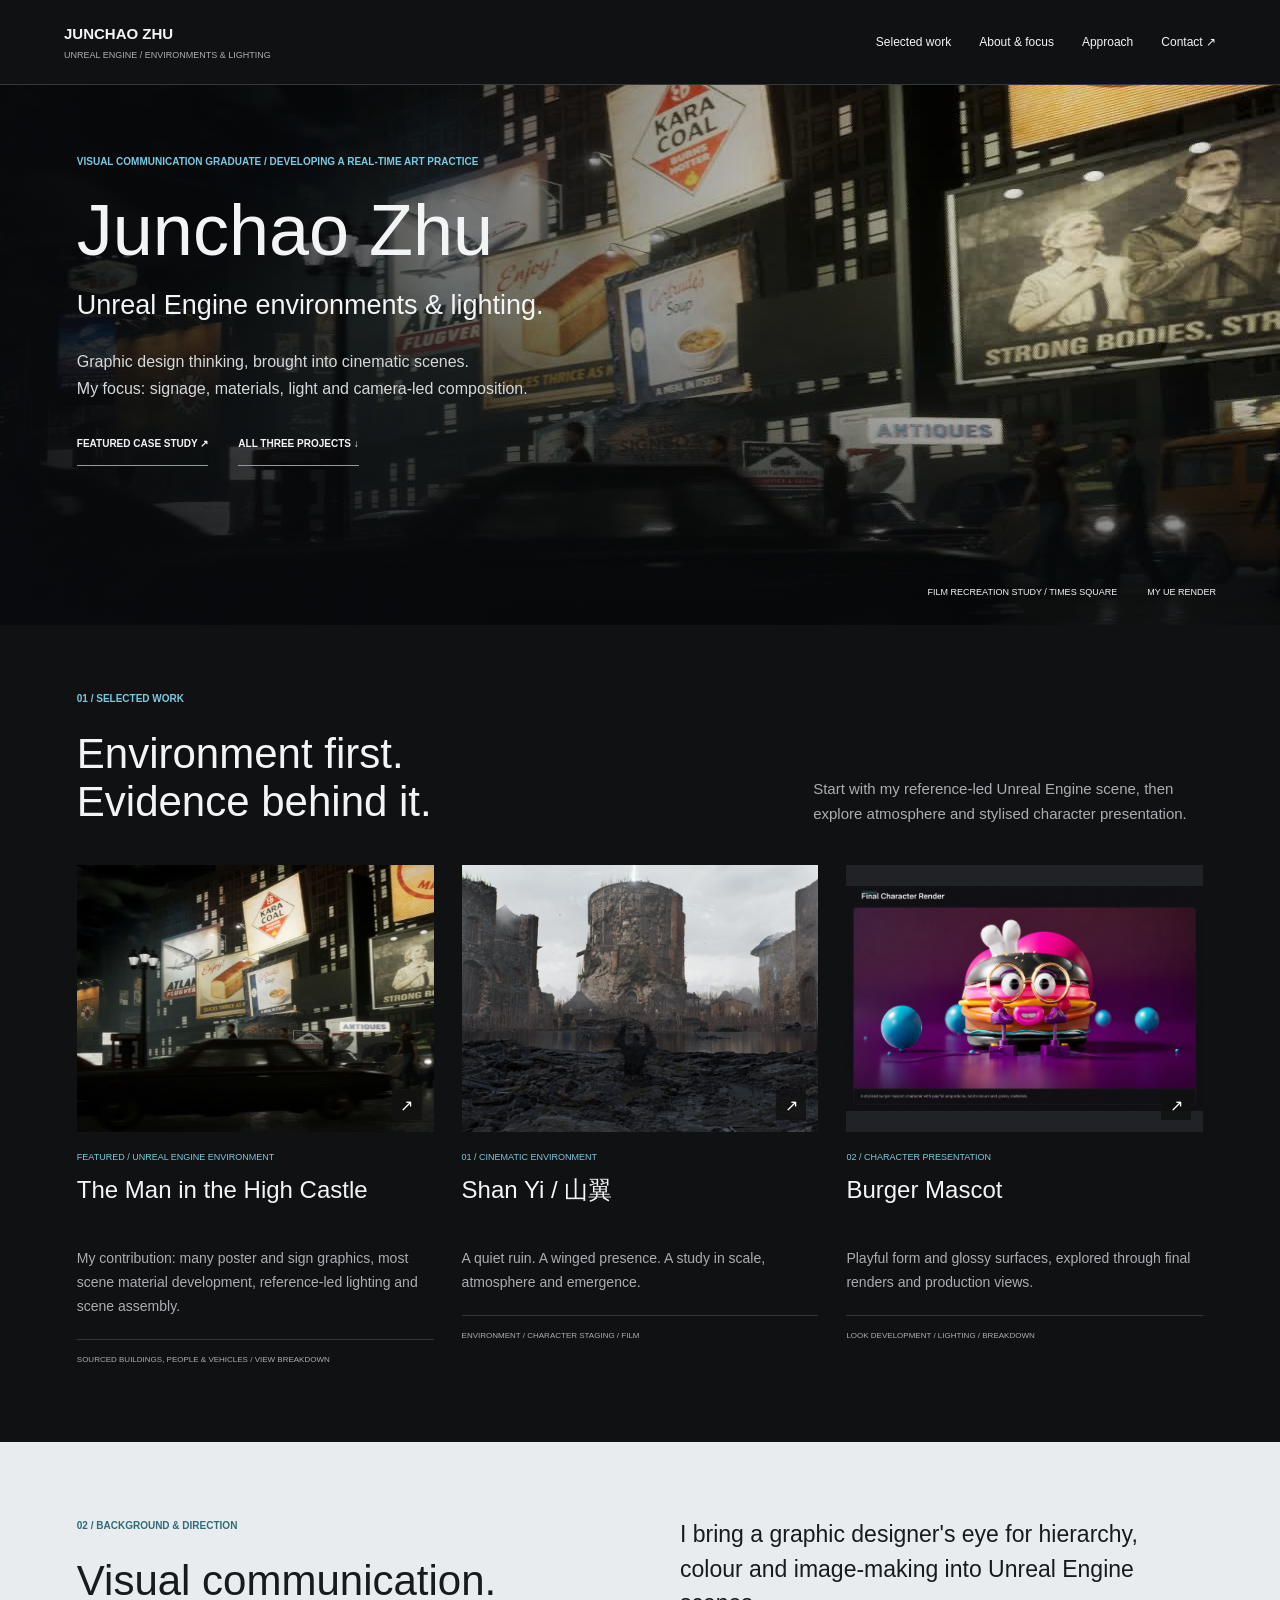
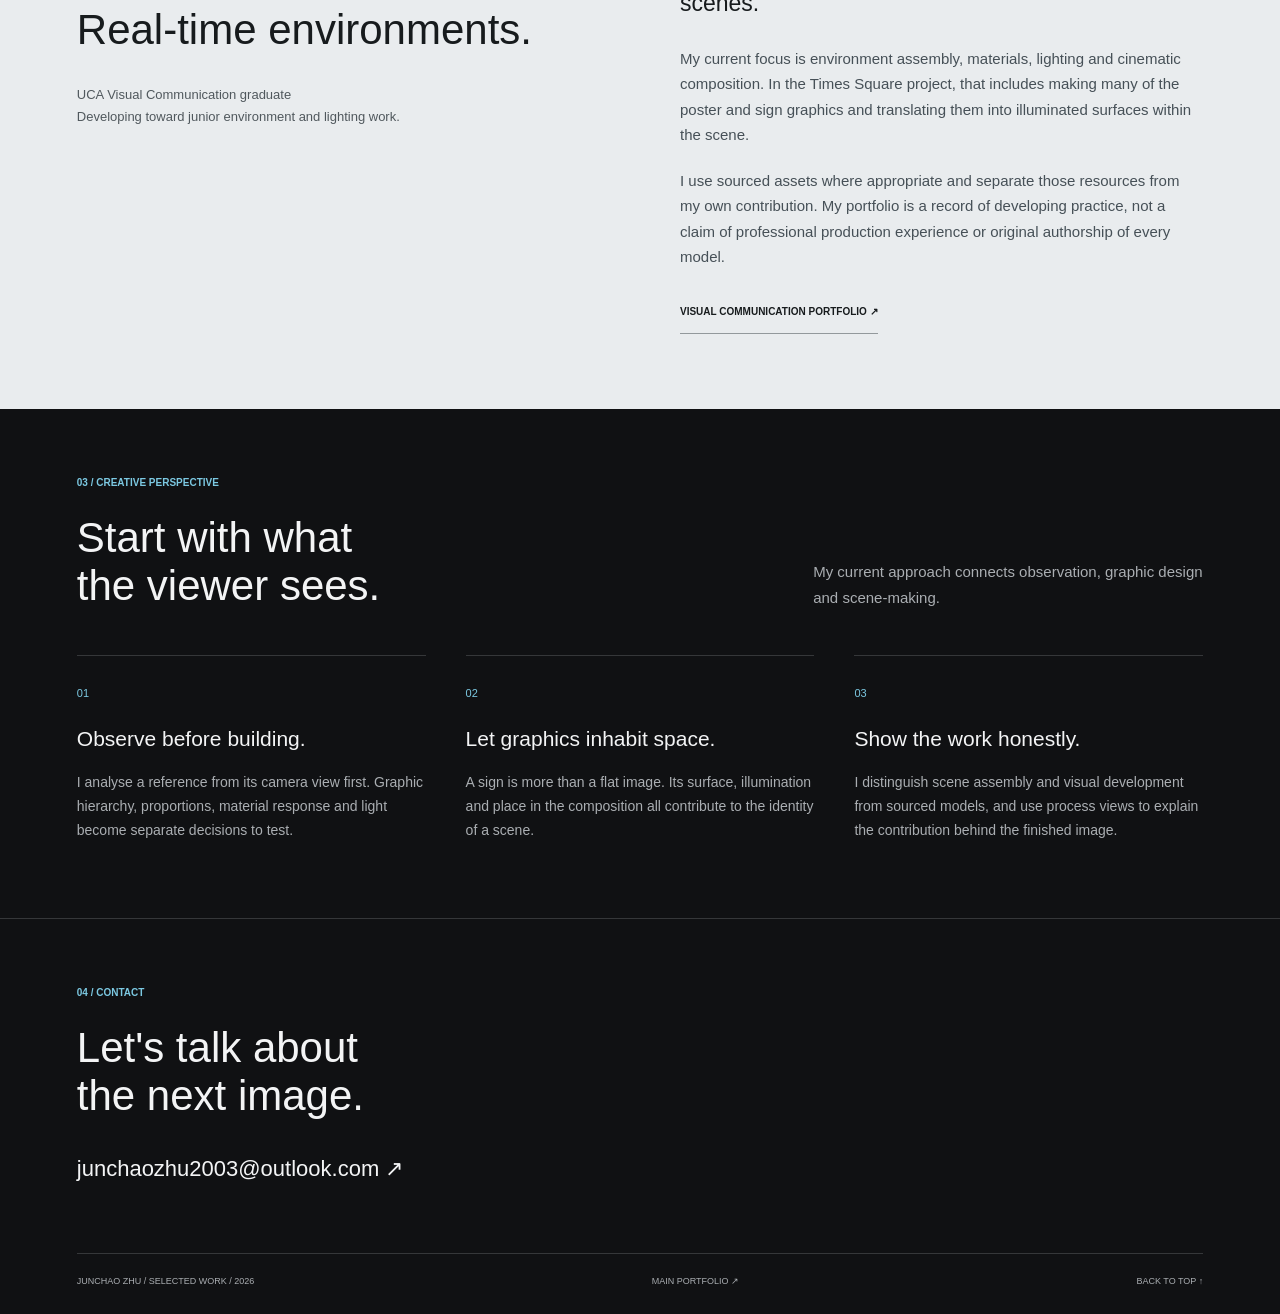
<file: index.html>
<!doctype html>
<html lang="en"><head><meta charset="utf-8"><meta name="viewport" content="width=device-width,initial-scale=1"><title>Junchao Zhu | Visual Stories &amp; Cinematic Worlds</title><meta name="description" content="Selected environments, lighting and character studies by Junchao Zhu, a visual communication graduate developing a cinematic 3D practice."><link rel="stylesheet" href="portfolio.css"><link rel="stylesheet" href="recruiter.css"></head><body>
<header><a class="brand" href="#top">JUNCHAO ZHU<small>UNREAL ENGINE / ENVIRONMENTS &amp; LIGHTING</small></a><nav aria-label="Main navigation"><a href="#work">Selected work</a><a href="#about">About &amp; focus</a><a href="#perspective">Approach</a><a href="mailto:junchaozhu2003@outlook.com">Contact ↗</a></nav></header><main id="top">
<section class="cover recruiter-cover"><img src="assets/high-castle/street.jpg" alt="Street-level Unreal Engine recreation with illuminated signs and passing traffic"><div class="cover-copy"><p class="eyebrow">VISUAL COMMUNICATION GRADUATE / DEVELOPING A REAL-TIME ART PRACTICE</p><h1>Junchao Zhu</h1><p class="role">Unreal Engine environments &amp; lighting.</p><p>Graphic design thinking, brought into cinematic scenes.<br>My focus: signage, materials, light and camera-led composition.</p><div class="hero-actions"><a class="text-link" href="high-castle.html">FEATURED CASE STUDY ↗</a><a class="text-link" href="#work">ALL THREE PROJECTS ↓</a></div></div><div class="credit">FILM RECREATION STUDY / TIMES SQUARE <span>MY UE RENDER</span></div></section>
<section id="work" class="shell section"><div class="section-top"><div><p class="eyebrow">01 / SELECTED WORK</p><h2>Environment first.<br>Evidence behind it.</h2></div><p>Start with my reference-led Unreal Engine scene, then explore atmosphere and stylised character presentation.</p></div><div class="projects">
<a class="project featured-project" href="high-castle.html"><div class="image"><img src="assets/high-castle/street.jpg" alt="Street-level Times Square recreation with vehicle traffic and illuminated posters"><span>↗</span></div><p class="meta">FEATURED / UNREAL ENGINE ENVIRONMENT</p><h3>The Man in the High Castle</h3><p>My contribution: many poster and sign graphics, most scene material development, reference-led lighting and scene assembly.</p><p class="tags">SOURCED BUILDINGS, PEOPLE &amp; VEHICLES / VIEW BREAKDOWN</p></a>
<a class="project" href="shan-yi.html"><div class="image"><img src="assets/shan-yi/environment.png" alt="Shan Yi ruined settlement and winged figure"><span>↗</span></div><p class="meta">01 / CINEMATIC ENVIRONMENT</p><h3>Shan Yi / 山翼</h3><p>A quiet ruin. A winged presence. A study in scale, atmosphere and emergence.</p><p class="tags">ENVIRONMENT / CHARACTER STAGING / FILM</p></a>
<a class="project" href="burger.html"><div class="image burger"><img loading="lazy" src="assets/images/burger-final-render.png" alt="Stylised burger mascot character render"><span>↗</span></div><p class="meta">02 / CHARACTER PRESENTATION</p><h3>Burger Mascot</h3><p>Playful form and glossy surfaces, explored through final renders and production views.</p><p class="tags">LOOK DEVELOPMENT / LIGHTING / BREAKDOWN</p></a>
</div></section>
<section class="about" id="about"><div class="shell split"><div><p class="eyebrow">02 / BACKGROUND &amp; DIRECTION</p><h2>Visual communication.<br>Real-time environments.</h2><p class="name">UCA Visual Communication graduate<br>Developing toward junior environment and lighting work.</p></div><div><p class="lead">I bring a graphic designer's eye for hierarchy, colour and image-making into Unreal Engine scenes.</p><p>My current focus is environment assembly, materials, lighting and cinematic composition. In the Times Square project, that includes making many of the poster and sign graphics and translating them into illuminated surfaces within the scene.</p><p>I use sourced assets where appropriate and separate those resources from my own contribution. My portfolio is a record of developing practice, not a claim of professional production experience or original authorship of every model.</p><a class="text-link" href="https://junchaozhu2003.github.io/">VISUAL COMMUNICATION PORTFOLIO ↗</a></div></div></section>
<section class="shell section" id="perspective"><div class="section-top"><div><p class="eyebrow">03 / CREATIVE PERSPECTIVE</p><h2>Start with what<br>the viewer sees.</h2></div><p>My current approach connects observation, graphic design and scene-making.</p></div><div class="principles"><article><span>01</span><h3>Observe before building.</h3><p>I analyse a reference from its camera view first. Graphic hierarchy, proportions, material response and light become separate decisions to test.</p></article><article><span>02</span><h3>Let graphics inhabit space.</h3><p>A sign is more than a flat image. Its surface, illumination and place in the composition all contribute to the identity of a scene.</p></article><article><span>03</span><h3>Show the work honestly.</h3><p>I distinguish scene assembly and visual development from sourced models, and use process views to explain the contribution behind the finished image.</p></article></div></section>
<footer><div class="shell"><p class="eyebrow">04 / CONTACT</p><h2>Let's talk about<br>the next image.</h2><a class="email" href="mailto:junchaozhu2003@outlook.com">junchaozhu2003@outlook.com ↗</a><div class="footer-line"><span>JUNCHAO ZHU / SELECTED WORK / 2026</span><a href="https://junchaozhu2003.github.io/">MAIN PORTFOLIO ↗</a><a href="#top">BACK TO TOP ↑</a></div></div></footer></main>
</body></html>
</file>
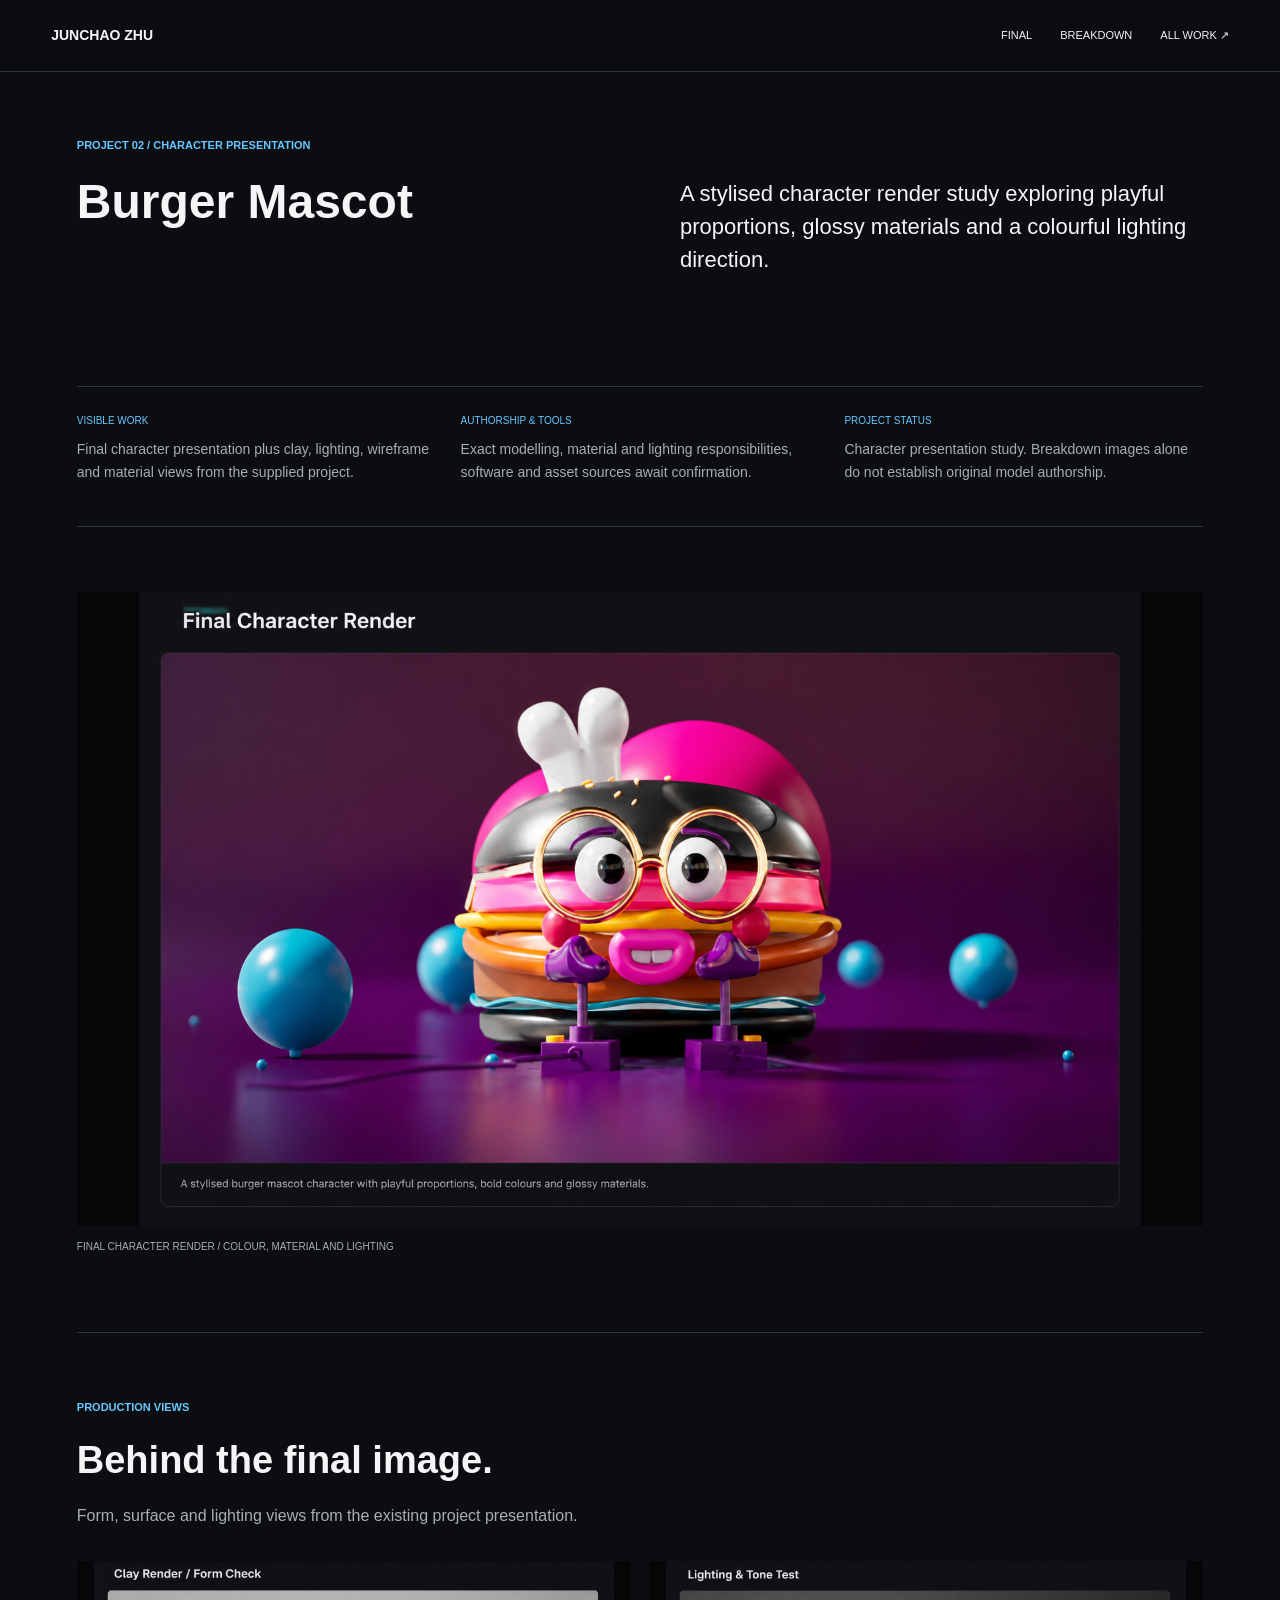
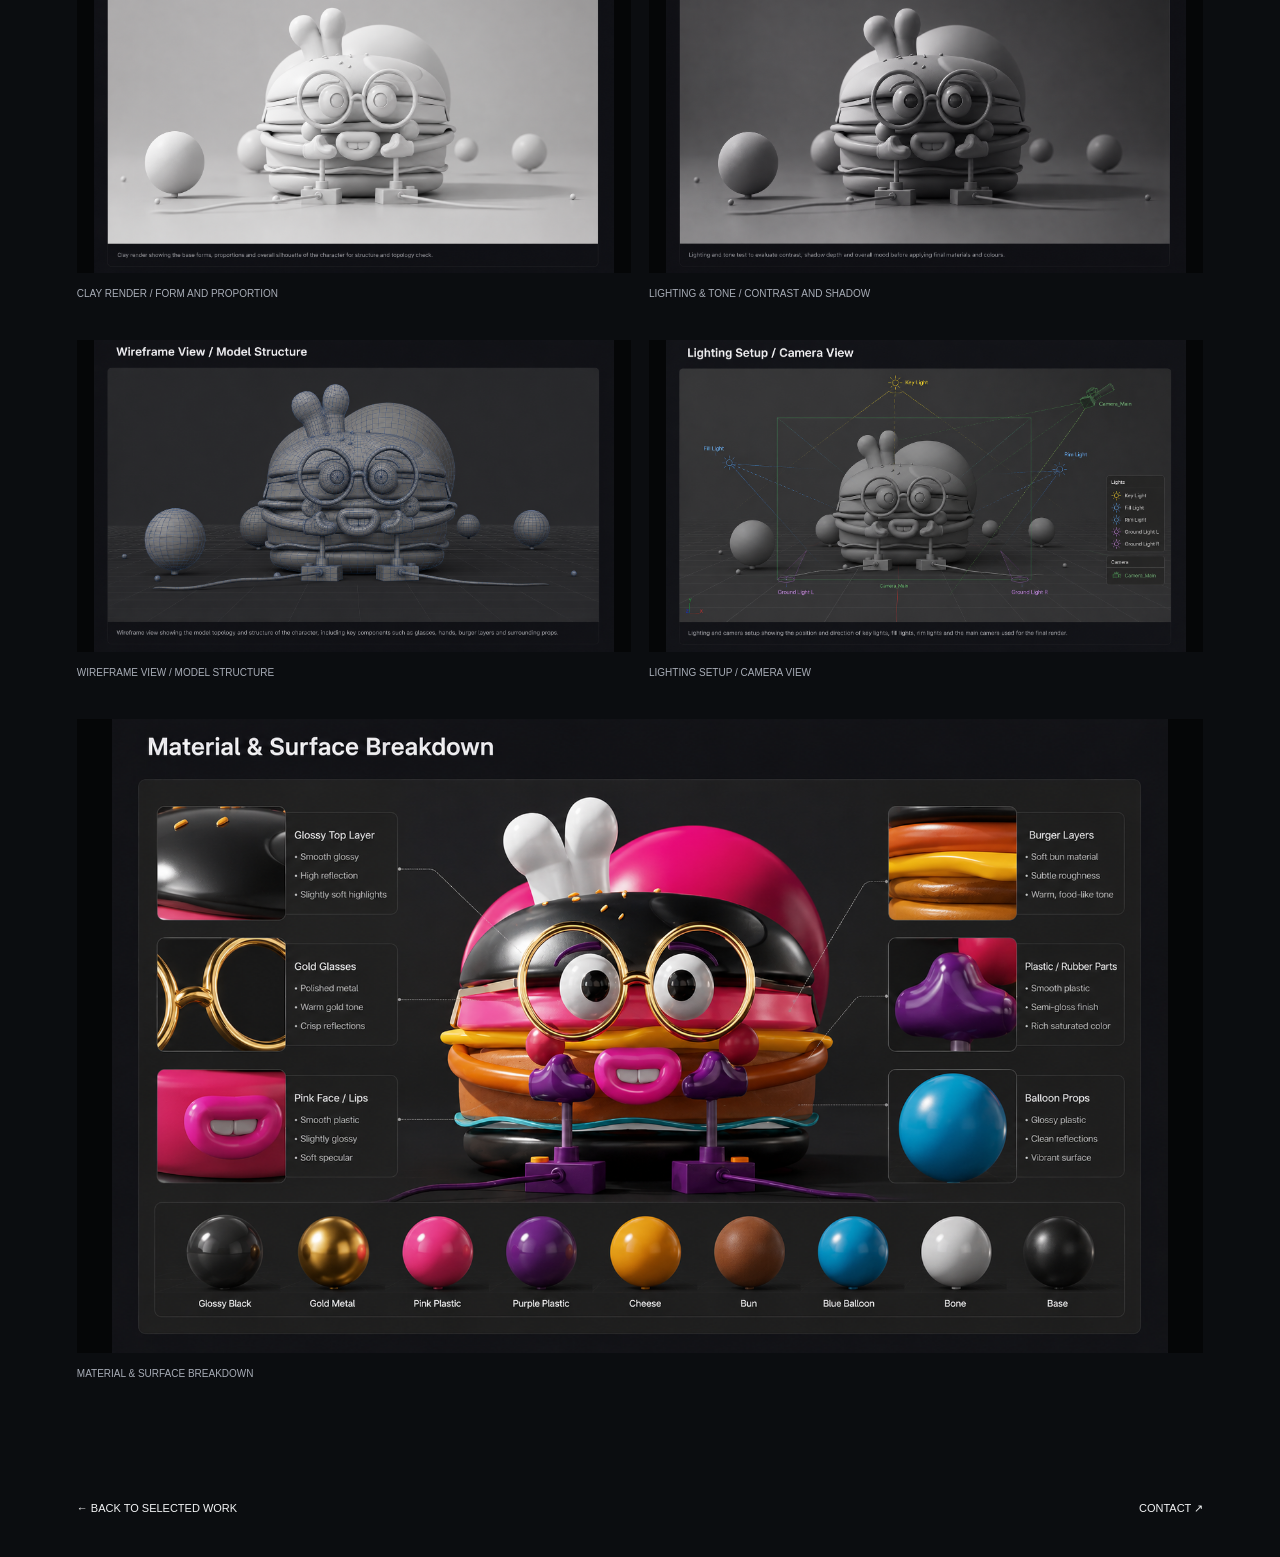
<file: burger.html>
<!doctype html>
<html lang="en"><head><meta charset="utf-8"><meta name="viewport" content="width=device-width,initial-scale=1"><title>Burger Mascot | Junchao Zhu</title><link rel="stylesheet" href="case-study.css"><link rel="stylesheet" href="recruiter.css"></head><body><header><a class="brand" href="index.html">JUNCHAO ZHU</a><nav aria-label="Project navigation"><a href="#final">FINAL</a><a href="#breakdown">BREAKDOWN</a><a href="index.html#work">ALL WORK ↗</a></nav></header><main><section class="wrap intro"><p class="eyebrow">PROJECT 02 / CHARACTER PRESENTATION</p><div class="split"><h1 style="font-size:48px">Burger Mascot</h1><p class="lead">A stylised character render study exploring playful proportions, glossy materials and a colourful lighting direction.</p></div></section><section class="wrap"><dl class="contribution"><div><dt>VISIBLE WORK</dt><dd>Final character presentation plus clay, lighting, wireframe and material views from the supplied project.</dd></div><div><dt>AUTHORSHIP &amp; TOOLS</dt><dd>Exact modelling, material and lighting responsibilities, software and asset sources await confirmation.</dd></div><div><dt>PROJECT STATUS</dt><dd>Character presentation study. Breakdown images alone do not establish original model authorship.</dd></div></dl></section><section class="wrap band" id="final"><figure><img src="assets/images/burger-final-render.png" alt="Final stylised Burger Mascot Character Render"><figcaption>FINAL CHARACTER RENDER / COLOUR, MATERIAL AND LIGHTING</figcaption></figure></section><section class="wrap band" id="breakdown"><div class="section-title"><p class="eyebrow">PRODUCTION VIEWS</p><h2>Behind the final image.</h2><p>Form, surface and lighting views from the existing project presentation.</p></div><div class="compare"><figure><img loading="lazy" src="assets/images/burger-clay-render.png" alt="Burger Mascot clay render"><figcaption>CLAY RENDER / FORM AND PROPORTION</figcaption></figure><figure><img loading="lazy" src="assets/images/burger-lighting-tone-test.png" alt="Burger Mascot grey tone lighting test"><figcaption>LIGHTING &amp; TONE / CONTRAST AND SHADOW</figcaption></figure></div><div class="compare"><figure><img loading="lazy" src="assets/images/burger-wireframe-view.png" alt="Burger Mascot wireframe view"><figcaption>WIREFRAME VIEW / MODEL STRUCTURE</figcaption></figure><figure><img loading="lazy" src="assets/images/burger-lighting-setup.png" alt="Burger Mascot camera and lighting setup"><figcaption>LIGHTING SETUP / CAMERA VIEW</figcaption></figure></div><figure><img loading="lazy" src="assets/images/burger-material-breakdown.png" alt="Burger Mascot material and surface board"><figcaption>MATERIAL &amp; SURFACE BREAKDOWN</figcaption></figure></section><footer class="wrap"><a href="index.html#work">← BACK TO SELECTED WORK</a><a href="mailto:junchaozhu2003@outlook.com">CONTACT ↗</a></footer></main>
</body></html>
</file>
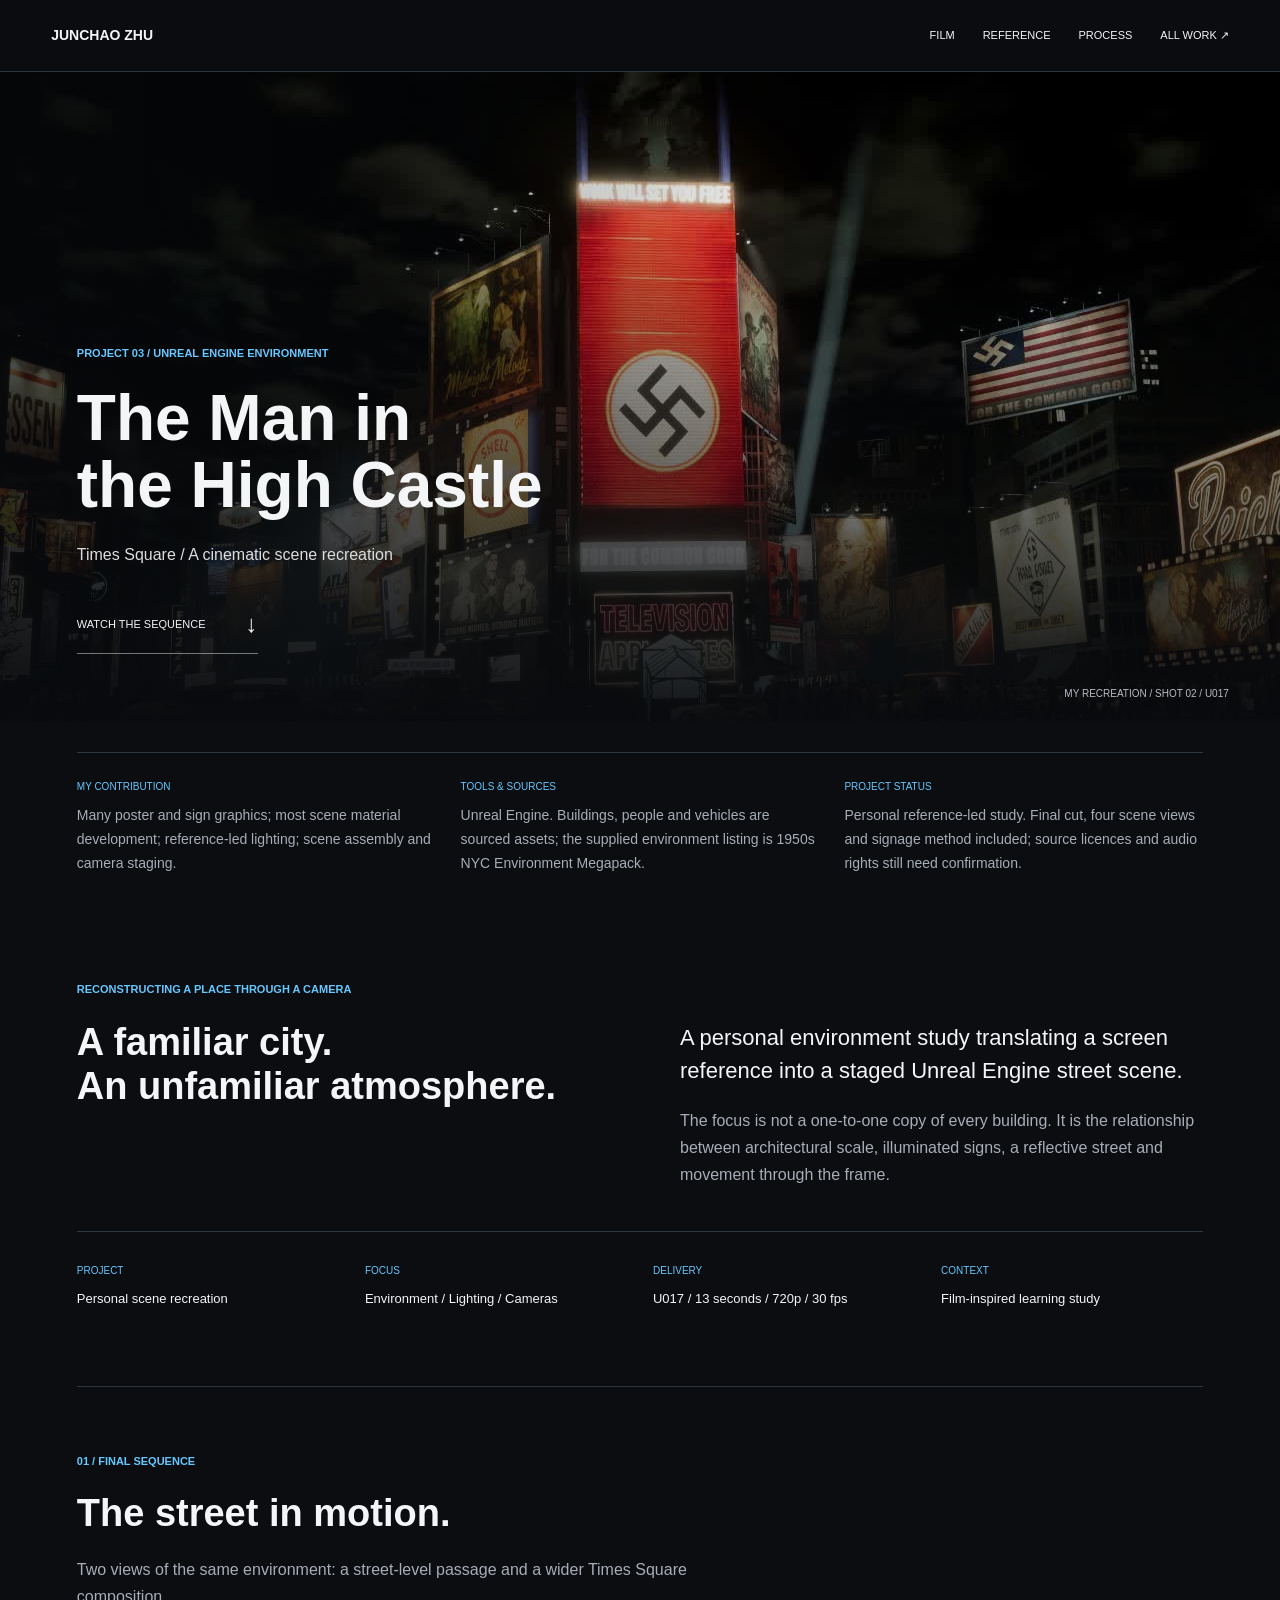
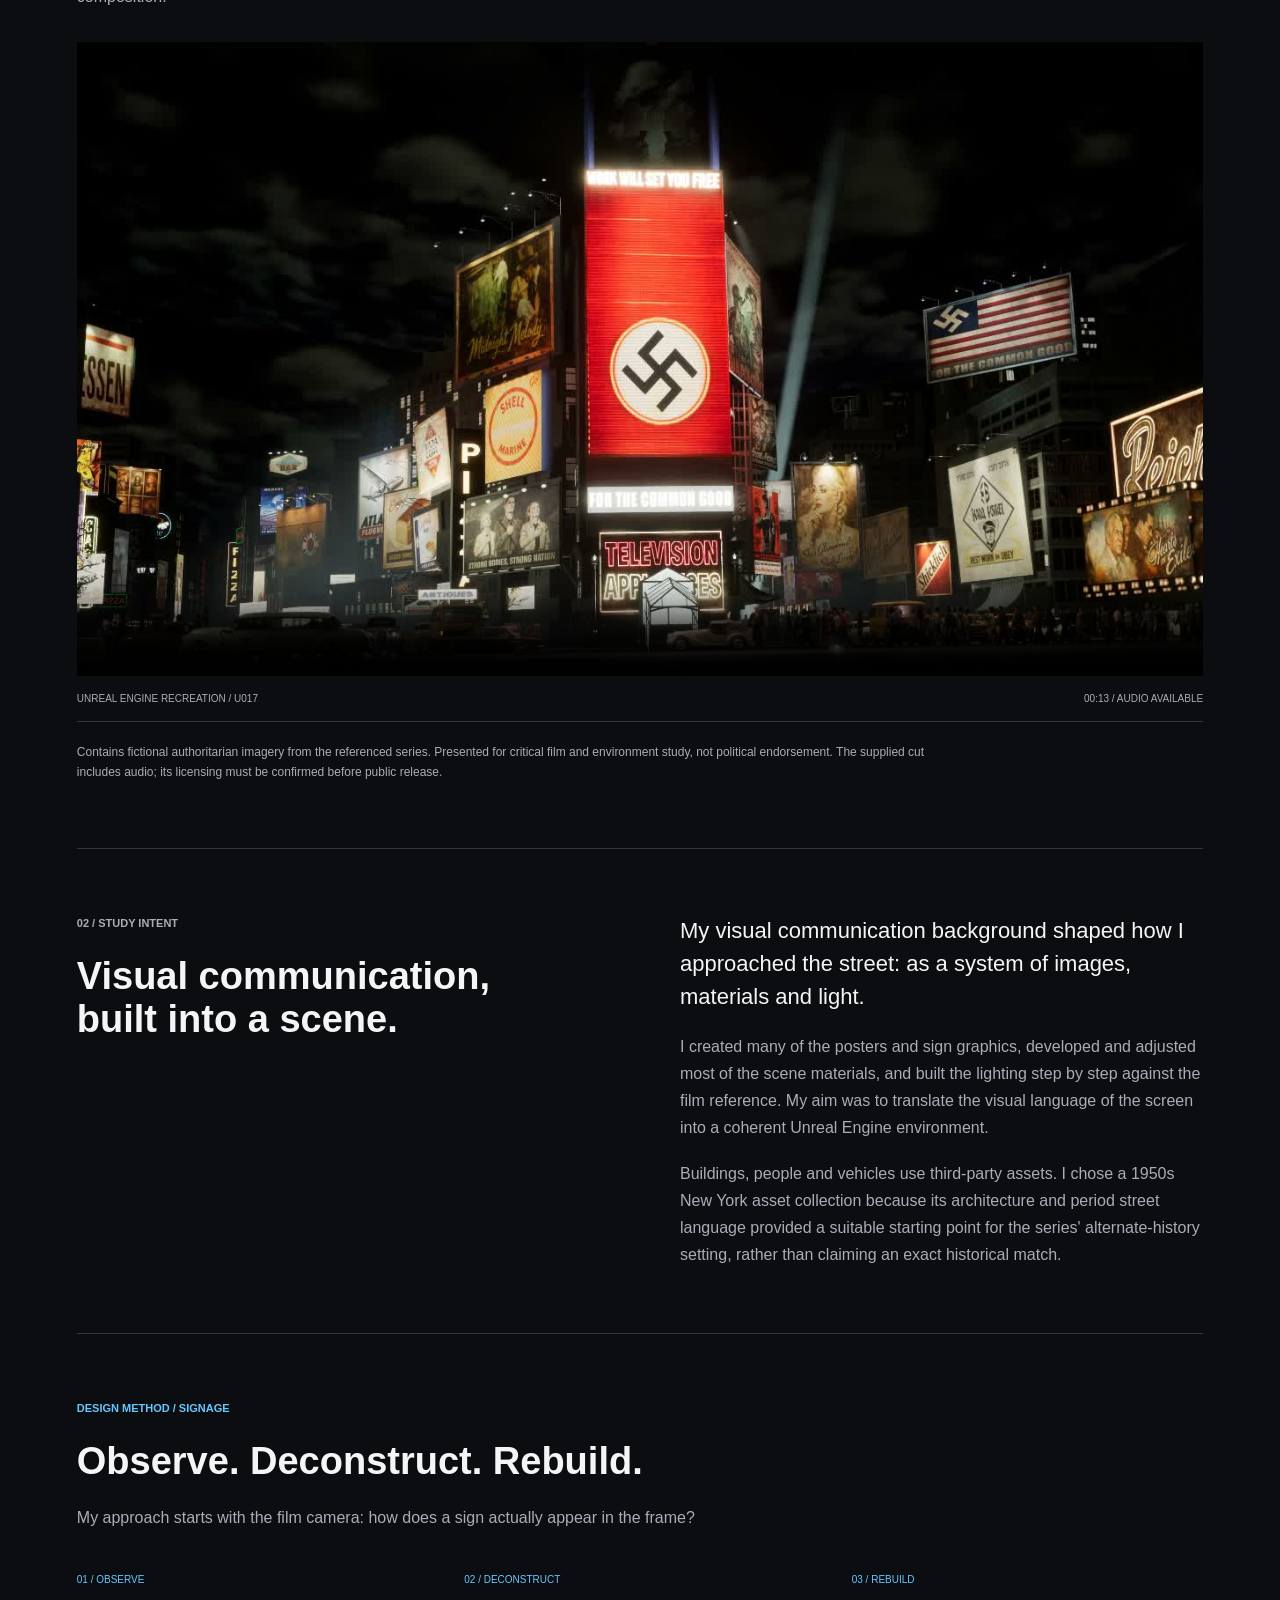
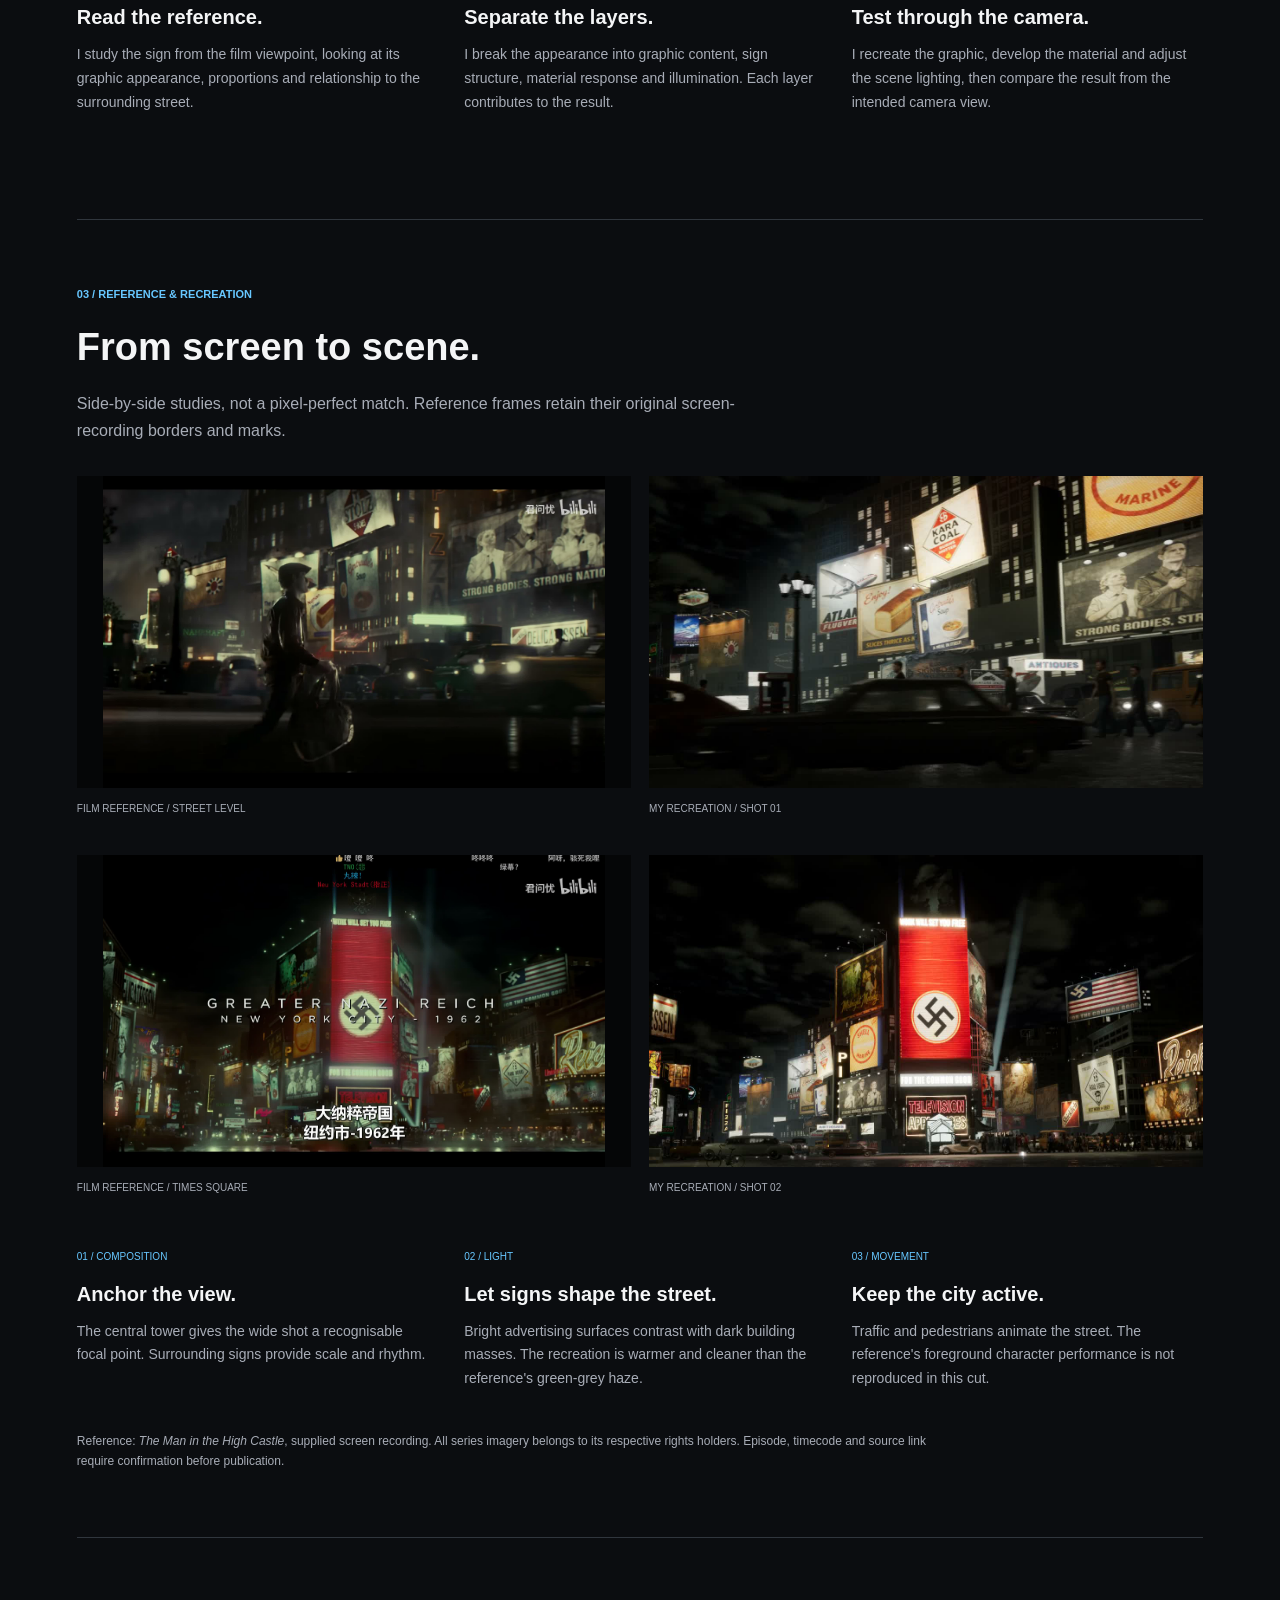
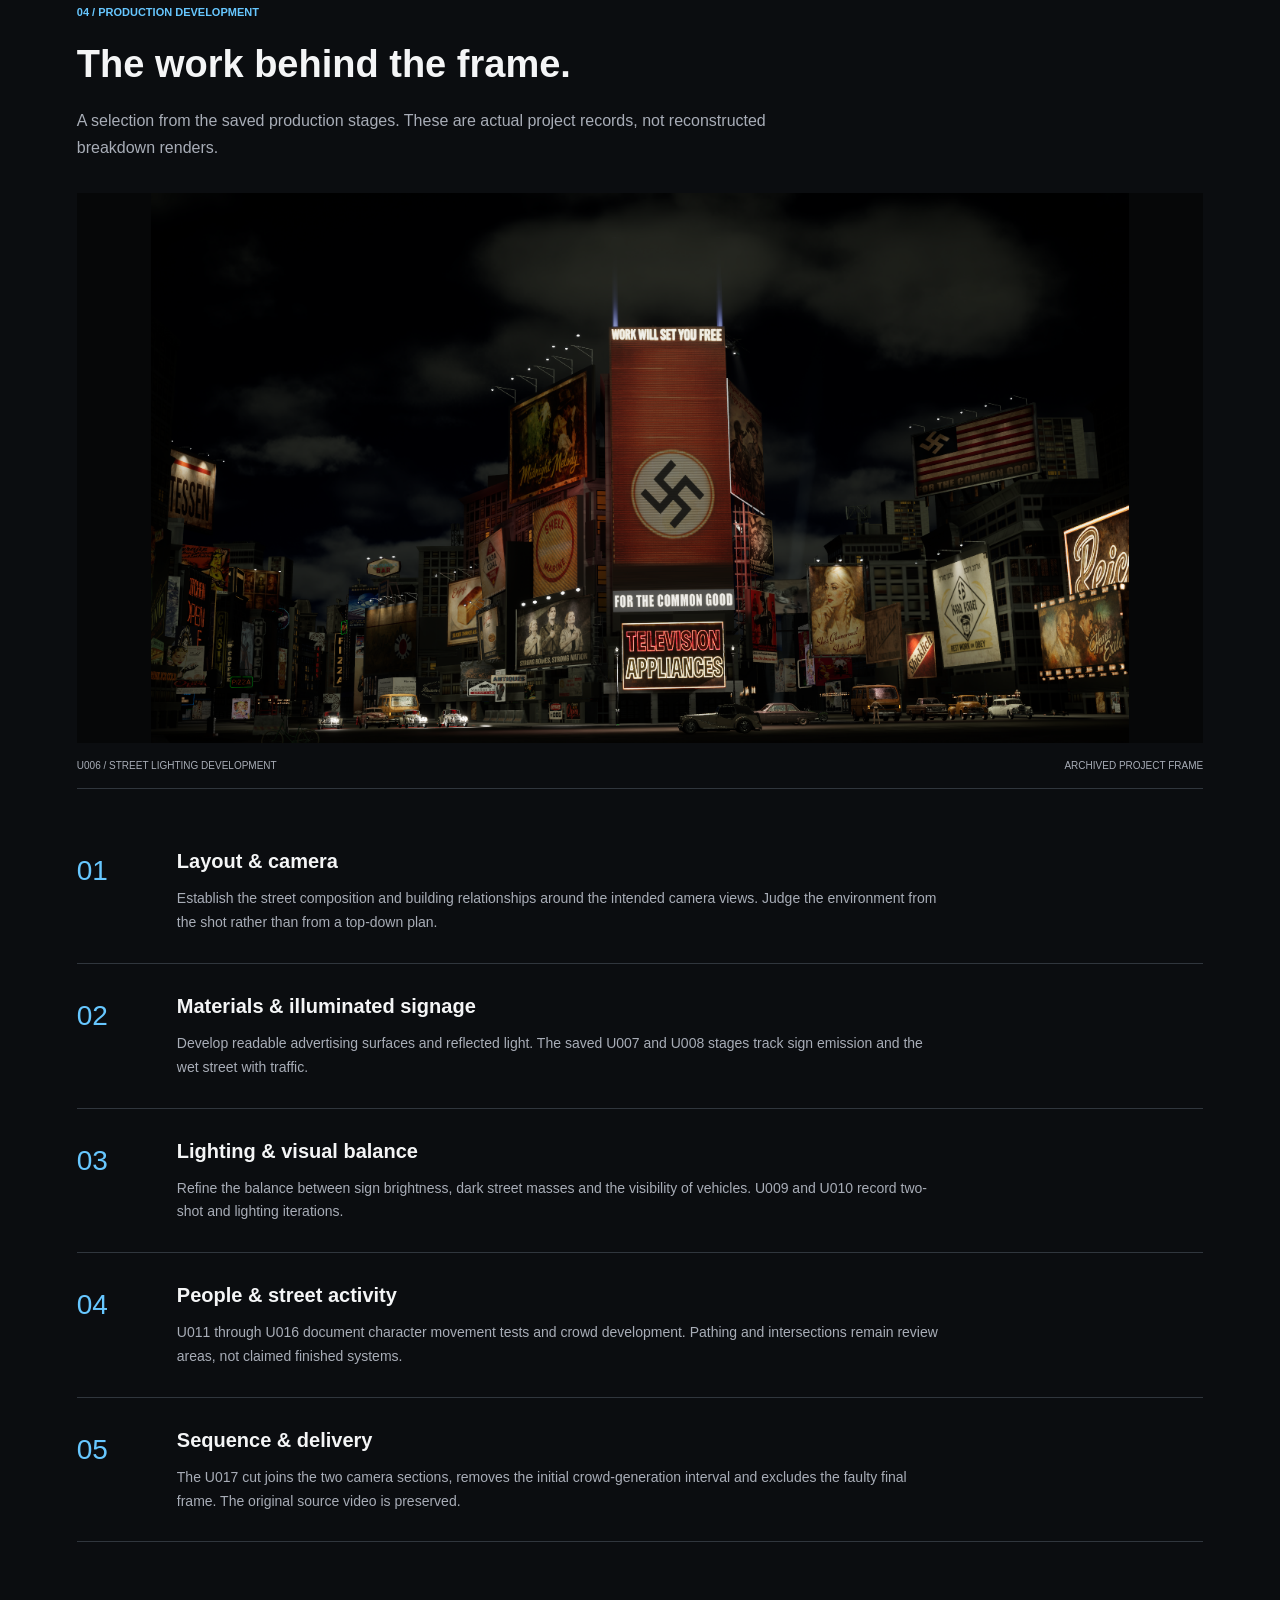
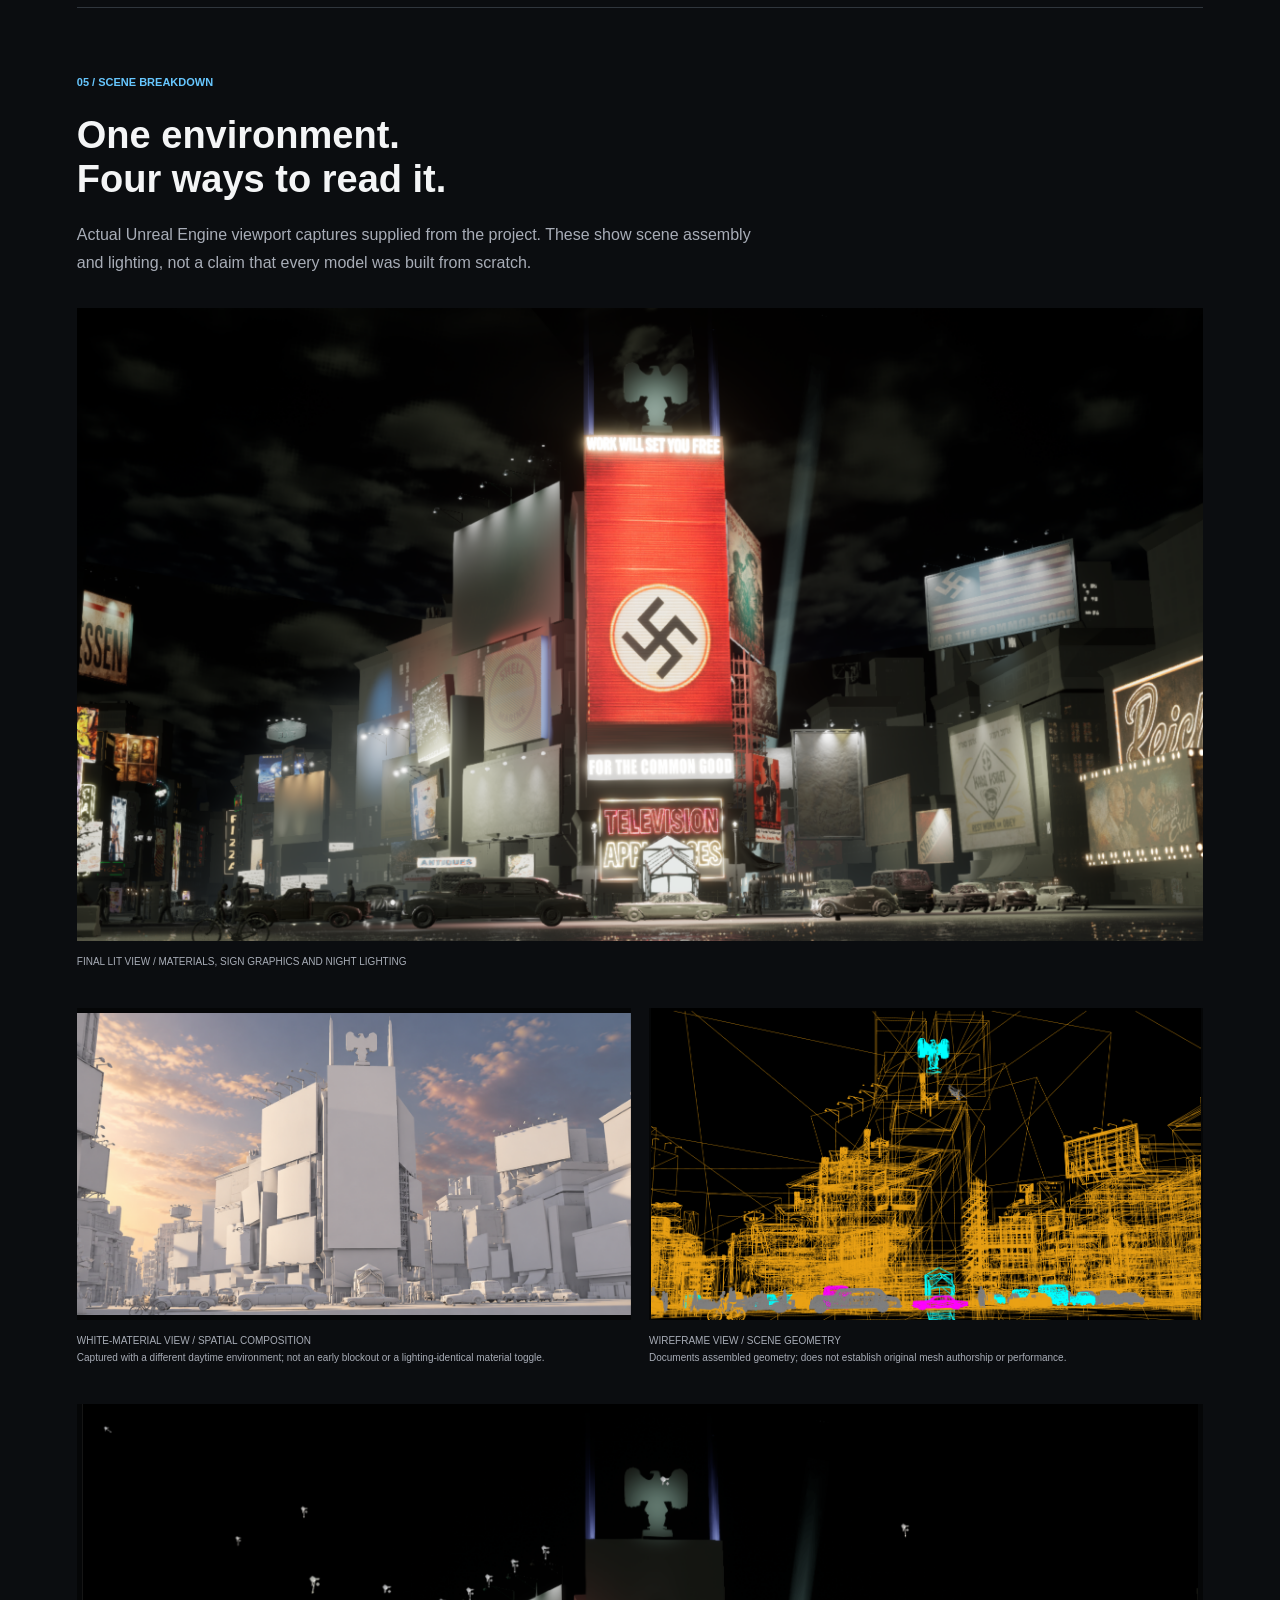
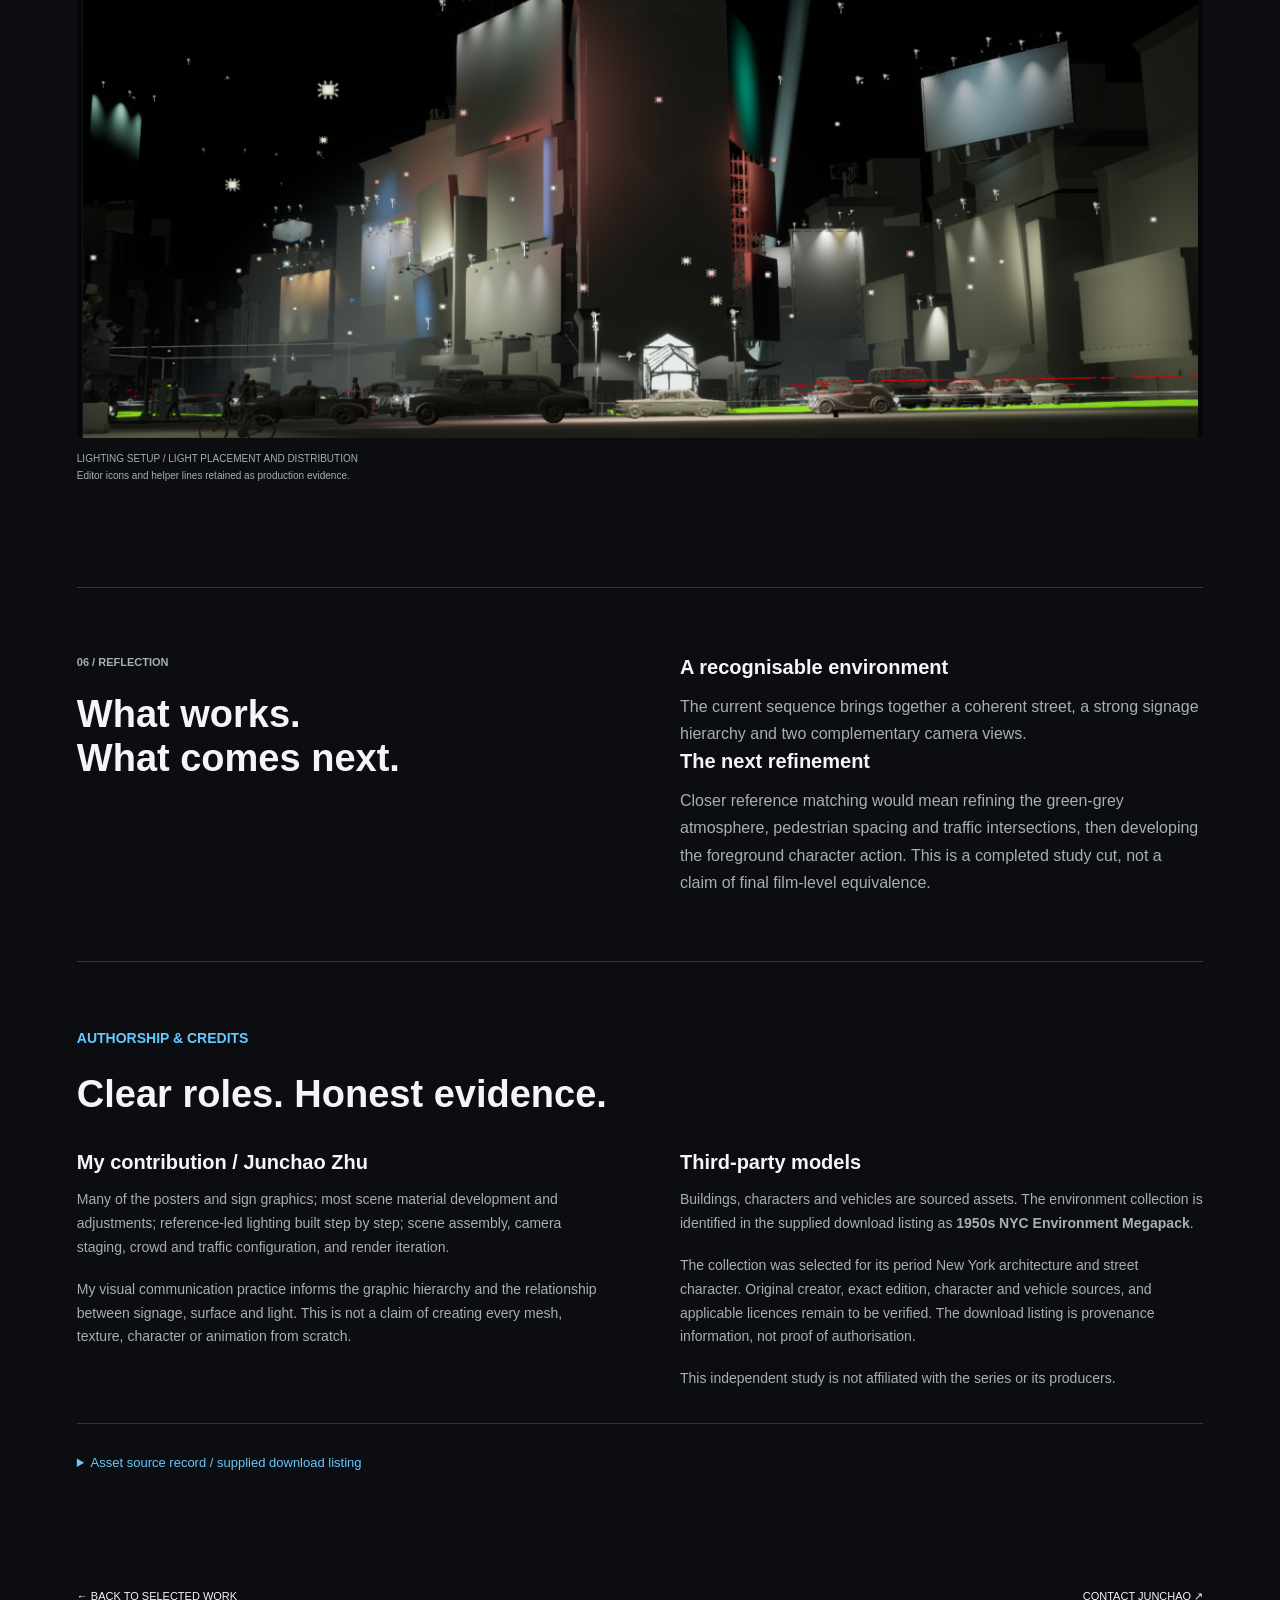
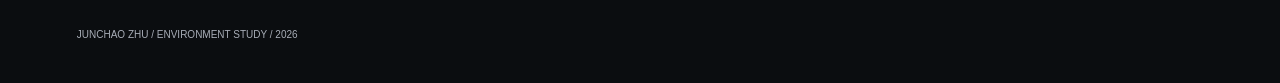
<file: high-castle.html>
<!doctype html>
<html lang="en"><head><meta charset="utf-8"><meta name="viewport" content="width=device-width,initial-scale=1"><title>The Man in the High Castle | Junchao Zhu</title><meta name="description" content="A personal Unreal Engine environment recreation by Junchao Zhu. Final sequence, visual reference comparisons and production development."><link rel="stylesheet" href="case-study.css"><link rel="stylesheet" href="recruiter.css"></head>
<body>
<link rel="stylesheet" href="breakdown.css">
<header><a class="brand" href="index.html">JUNCHAO ZHU</a><nav aria-label="Case study"><a href="#film">FILM</a><a href="#comparison">REFERENCE</a><a href="#process">PROCESS</a><a href="index.html#work">ALL WORK ↗</a></nav></header>
<main>
<section class="hero" id="top"><img src="assets/high-castle/hero.jpg" alt="Junchao Zhu's Unreal Engine recreation of Times Square at night"><div class="hero-copy"><p class="eyebrow">PROJECT 03 / UNREAL ENGINE ENVIRONMENT</p><h1>The Man in<br>the High Castle</h1><p>Times Square / A cinematic scene recreation</p><a class="watch" href="#film">WATCH THE SEQUENCE <span>↓</span></a></div><span class="image-credit">MY RECREATION / SHOT 02 / U017</span></section><section class="wrap"><dl class="contribution"><div><dt>MY CONTRIBUTION</dt><dd>Many poster and sign graphics; most scene material development; reference-led lighting; scene assembly and camera staging.</dd></div><div><dt>TOOLS &amp; SOURCES</dt><dd>Unreal Engine. Buildings, people and vehicles are sourced assets; the supplied environment listing is 1950s NYC Environment Megapack.</dd></div><div><dt>PROJECT STATUS</dt><dd>Personal reference-led study. Final cut, four scene views and signage method included; source licences and audio rights still need confirmation.</dd></div></dl></section>
<section class="intro wrap"><p class="eyebrow">RECONSTRUCTING A PLACE THROUGH A CAMERA</p><div class="split"><h2>A familiar city.<br>An unfamiliar atmosphere.</h2><div><p class="lead">A personal environment study translating a screen reference into a staged Unreal Engine street scene.</p><p>The focus is not a one-to-one copy of every building. It is the relationship between architectural scale, illuminated signs, a reflective street and movement through the frame.</p></div></div><dl class="facts"><div><dt>PROJECT</dt><dd>Personal scene recreation</dd></div><div><dt>FOCUS</dt><dd>Environment / Lighting / Cameras</dd></div><div><dt>DELIVERY</dt><dd>U017 / 13 seconds / 720p / 30 fps</dd></div><div><dt>CONTEXT</dt><dd>Film-inspired learning study</dd></div></dl></section>
<section id="film" class="wrap band"><div class="section-title"><p class="eyebrow">01 / FINAL SEQUENCE</p><h2>The street in motion.</h2><p>Two views of the same environment: a street-level passage and a wider Times Square composition.</p></div><video controls="" playsinline="" preload="metadata" poster="assets/high-castle/hero.jpg" aria-label="U017 Times Square recreation film"><source src="assets/high-castle/U017.mp4" type="video/mp4">Your browser does not support video playback.</video><div class="caption"><span>UNREAL ENGINE RECREATION / U017</span><span>00:13 / AUDIO AVAILABLE</span></div><p class="small">Contains fictional authoritarian imagery from the referenced series. Presented for critical film and environment study, not political endorsement. The supplied cut includes audio; its licensing must be confirmed before public release.</p></section>
<section class="wrap band"><div class="split"><div><p class="eyebrow">02 / STUDY INTENT</p><h2>Visual communication,<br>built into a scene.</h2></div><div><p class="lead">My visual communication background shaped how I approached the street: as a system of images, materials and light.</p><p>I created many of the posters and sign graphics, developed and adjusted most of the scene materials, and built the lighting step by step against the film reference. My aim was to translate the visual language of the screen into a coherent Unreal Engine environment.</p><p>Buildings, people and vehicles use third-party assets. I chose a 1950s New York asset collection because its architecture and period street language provided a suitable starting point for the series' alternate-history setting, rather than claiming an exact historical match.</p></div></div></section>
<section class="wrap band" id="signage"><div class="section-title"><p class="eyebrow">DESIGN METHOD / SIGNAGE</p><h2>Observe. Deconstruct. Rebuild.</h2><p>My approach starts with the film camera: how does a sign actually appear in the frame?</p></div><div class="notes"><article><span>01 / OBSERVE</span><h3>Read the reference.</h3><p>I study the sign from the film viewpoint, looking at its graphic appearance, proportions and relationship to the surrounding street.</p></article><article><span>02 / DECONSTRUCT</span><h3>Separate the layers.</h3><p>I break the appearance into graphic content, sign structure, material response and illumination. Each layer contributes to the result.</p></article><article><span>03 / REBUILD</span><h3>Test through the camera.</h3><p>I recreate the graphic, develop the material and adjust the scene lighting, then compare the result from the intended camera view.</p></article></div></section>
<section id="comparison" class="wrap band"><div class="section-title"><p class="eyebrow">03 / REFERENCE &amp; RECREATION</p><h2>From screen to scene.</h2><p>Side-by-side studies, not a pixel-perfect match. Reference frames retain their original screen-recording borders and marks.</p></div><div class="compare"><figure><img loading="lazy" src="assets/high-castle/reference.jpg" alt="Series reference: street-level camera with foreground character"><figcaption>FILM REFERENCE / STREET LEVEL</figcaption></figure><figure><img loading="lazy" src="assets/high-castle/street.jpg" alt="My rendered street-level view with vehicles and signs"><figcaption>MY RECREATION / SHOT 01</figcaption></figure></div><div class="compare"><figure><img loading="lazy" src="assets/high-castle/reference-wide.jpg" alt="Series reference frame for the wider Times Square composition"><figcaption>FILM REFERENCE / TIMES SQUARE</figcaption></figure><figure><img loading="lazy" src="assets/high-castle/hero.jpg" alt="My recreation of the wider Times Square composition"><figcaption>MY RECREATION / SHOT 02</figcaption></figure></div><div class="notes"><article><span>01 / COMPOSITION</span><h3>Anchor the view.</h3><p>The central tower gives the wide shot a recognisable focal point. Surrounding signs provide scale and rhythm.</p></article><article><span>02 / LIGHT</span><h3>Let signs shape the street.</h3><p>Bright advertising surfaces contrast with dark building masses. The recreation is warmer and cleaner than the reference's green-grey haze.</p></article><article><span>03 / MOVEMENT</span><h3>Keep the city active.</h3><p>Traffic and pedestrians animate the street. The reference's foreground character performance is not reproduced in this cut.</p></article></div><p class="small">Reference: <cite>The Man in the High Castle</cite>, supplied screen recording. All series imagery belongs to its respective rights holders. Episode, timecode and source link require confirmation before publication.</p></section>
<section id="process" class="wrap band"><div class="section-title"><p class="eyebrow">04 / PRODUCTION DEVELOPMENT</p><h2>The work behind the frame.</h2><p>A selection from the saved production stages. These are actual project records, not reconstructed breakdown renders.</p></div><div class="process-image"><img loading="lazy" src="assets/high-castle/lighting-stage.png" alt="Saved U006 street lighting development render"><div class="caption"><span>U006 / STREET LIGHTING DEVELOPMENT</span><span>ARCHIVED PROJECT FRAME</span></div></div><ol class="timeline"><li><span>01</span><div><h3>Layout &amp; camera</h3><p>Establish the street composition and building relationships around the intended camera views. Judge the environment from the shot rather than from a top-down plan.</p></div></li><li><span>02</span><div><h3>Materials &amp; illuminated signage</h3><p>Develop readable advertising surfaces and reflected light. The saved U007 and U008 stages track sign emission and the wet street with traffic.</p></div></li><li><span>03</span><div><h3>Lighting &amp; visual balance</h3><p>Refine the balance between sign brightness, dark street masses and the visibility of vehicles. U009 and U010 record two-shot and lighting iterations.</p></div></li><li><span>04</span><div><h3>People &amp; street activity</h3><p>U011 through U016 document character movement tests and crowd development. Pathing and intersections remain review areas, not claimed finished systems.</p></div></li><li><span>05</span><div><h3>Sequence &amp; delivery</h3><p>The U017 cut joins the two camera sections, removes the initial crowd-generation interval and excludes the faulty final frame. The original source video is preserved.</p></div></li></ol></section>
<section class="wrap band" id="breakdown"><div class="section-title"><p class="eyebrow">05 / SCENE BREAKDOWN</p><h2>One environment.<br>Four ways to read it.</h2><p>Actual Unreal Engine viewport captures supplied from the project. These show scene assembly and lighting, not a claim that every model was built from scratch.</p></div><figure class="wide"><img loading="lazy" src="assets/high-castle/final-viewport.png" alt="Final lit viewport of the Times Square environment"><figcaption>FINAL LIT VIEW / MATERIALS, SIGN GRAPHICS AND NIGHT LIGHTING</figcaption></figure><div class="compare"><figure><img loading="lazy" src="assets/high-castle/clay-view.png" alt="White-material scene view showing building massing in daylight"><figcaption>WHITE-MATERIAL VIEW / SPATIAL COMPOSITION<br>Captured with a different daytime environment; not an early blockout or a lighting-identical material toggle.</figcaption></figure><figure><img loading="lazy" src="assets/high-castle/scene-wireframe.png" alt="Wireframe viewport showing scene geometry and street assets"><figcaption>WIREFRAME VIEW / SCENE GEOMETRY<br>Documents assembled geometry; does not establish original mesh authorship or performance.</figcaption></figure></div><figure class="wide"><img loading="lazy" src="assets/high-castle/lighting-setup.png" alt="Night lighting setup viewport with editor light icons and helper lines"><figcaption>LIGHTING SETUP / LIGHT PLACEMENT AND DISTRIBUTION<br>Editor icons and helper lines retained as production evidence.</figcaption></figure></section>
<section class="wrap band"><div class="split"><div><p class="eyebrow">06 / REFLECTION</p><h2>What works.<br>What comes next.</h2></div><div><h3>A recognisable environment</h3><p>The current sequence brings together a coherent street, a strong signage hierarchy and two complementary camera views.</p><h3>The next refinement</h3><p>Closer reference matching would mean refining the green-grey atmosphere, pedestrian spacing and traffic intersections, then developing the foreground character action. This is a completed study cut, not a claim of final film-level equivalence.</p></div></div></section>
<section class="wrap credits band"><p class="eyebrow">AUTHORSHIP &amp; CREDITS</p><h2>Clear roles. Honest evidence.</h2><div class="split"><div><h3>My contribution / Junchao Zhu</h3><p>Many of the posters and sign graphics; most scene material development and adjustments; reference-led lighting built step by step; scene assembly, camera staging, crowd and traffic configuration, and render iteration.</p><p>My visual communication practice informs the graphic hierarchy and the relationship between signage, surface and light. This is not a claim of creating every mesh, texture, character or animation from scratch.</p></div><div><h3>Third-party models</h3><p>Buildings, characters and vehicles are sourced assets. The environment collection is identified in the supplied download listing as <strong>1950s NYC Environment Megapack</strong>.</p><p>The collection was selected for its period New York architecture and street character. Original creator, exact edition, character and vehicle sources, and applicable licences remain to be verified. The download listing is provenance information, not proof of authorisation.</p><p>This independent study is not affiliated with the series or its producers.</p></div></div><details class="source-record"><summary>Asset source record / supplied download listing</summary><figure class="wide"><img loading="lazy" src="assets/high-castle/asset-source.png" alt="Supplied CGalpha download listing titled 1950s NYC Environment Megapack"><figcaption>SUPPLIED SOURCE RECORD / CGALPHA LISTING<br>Original author and licence not established by this screenshot. No downloadable asset files are distributed here.</figcaption></figure></details></section>
<footer class="wrap"><a href="index.html#work">← BACK TO SELECTED WORK</a><a href="mailto:junchaozhu2003@outlook.com">CONTACT JUNCHAO ↗</a><p>JUNCHAO ZHU / ENVIRONMENT STUDY / 2026</p></footer>
</main>
</body></html>
</file>
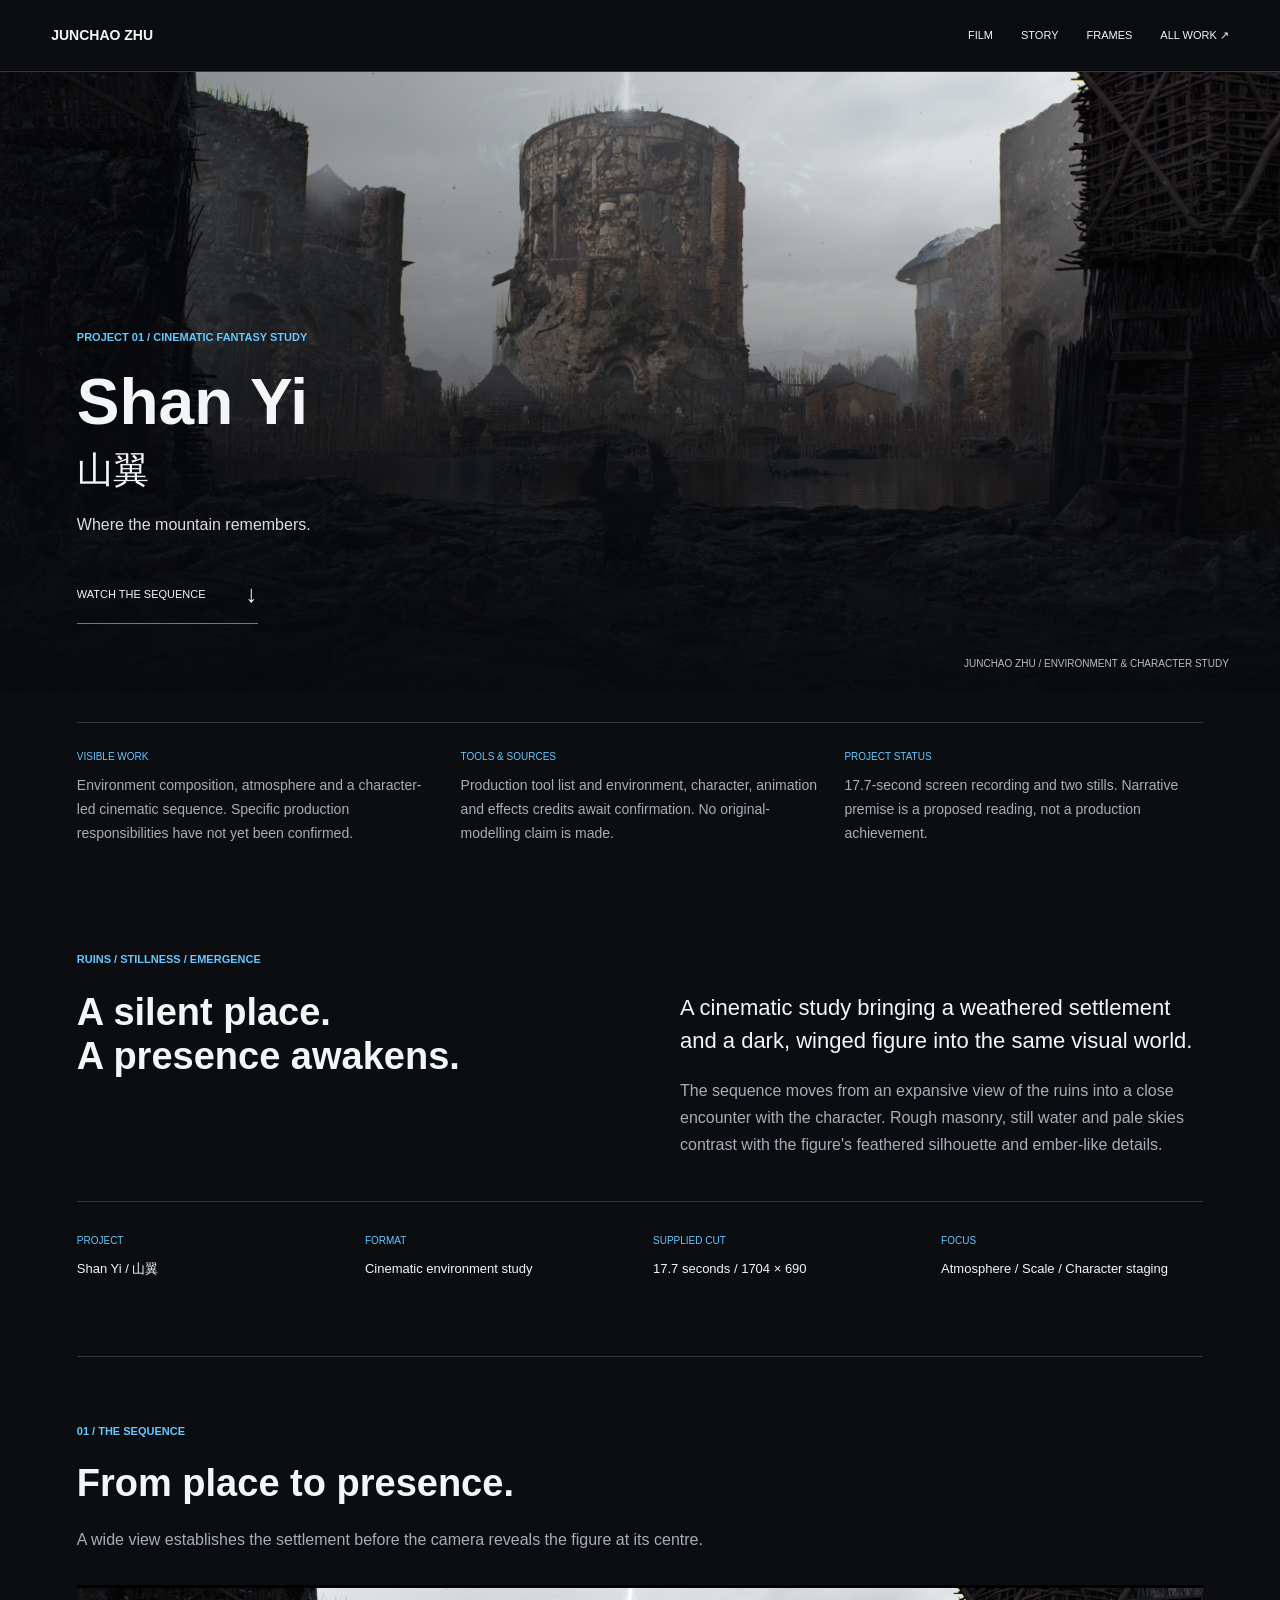
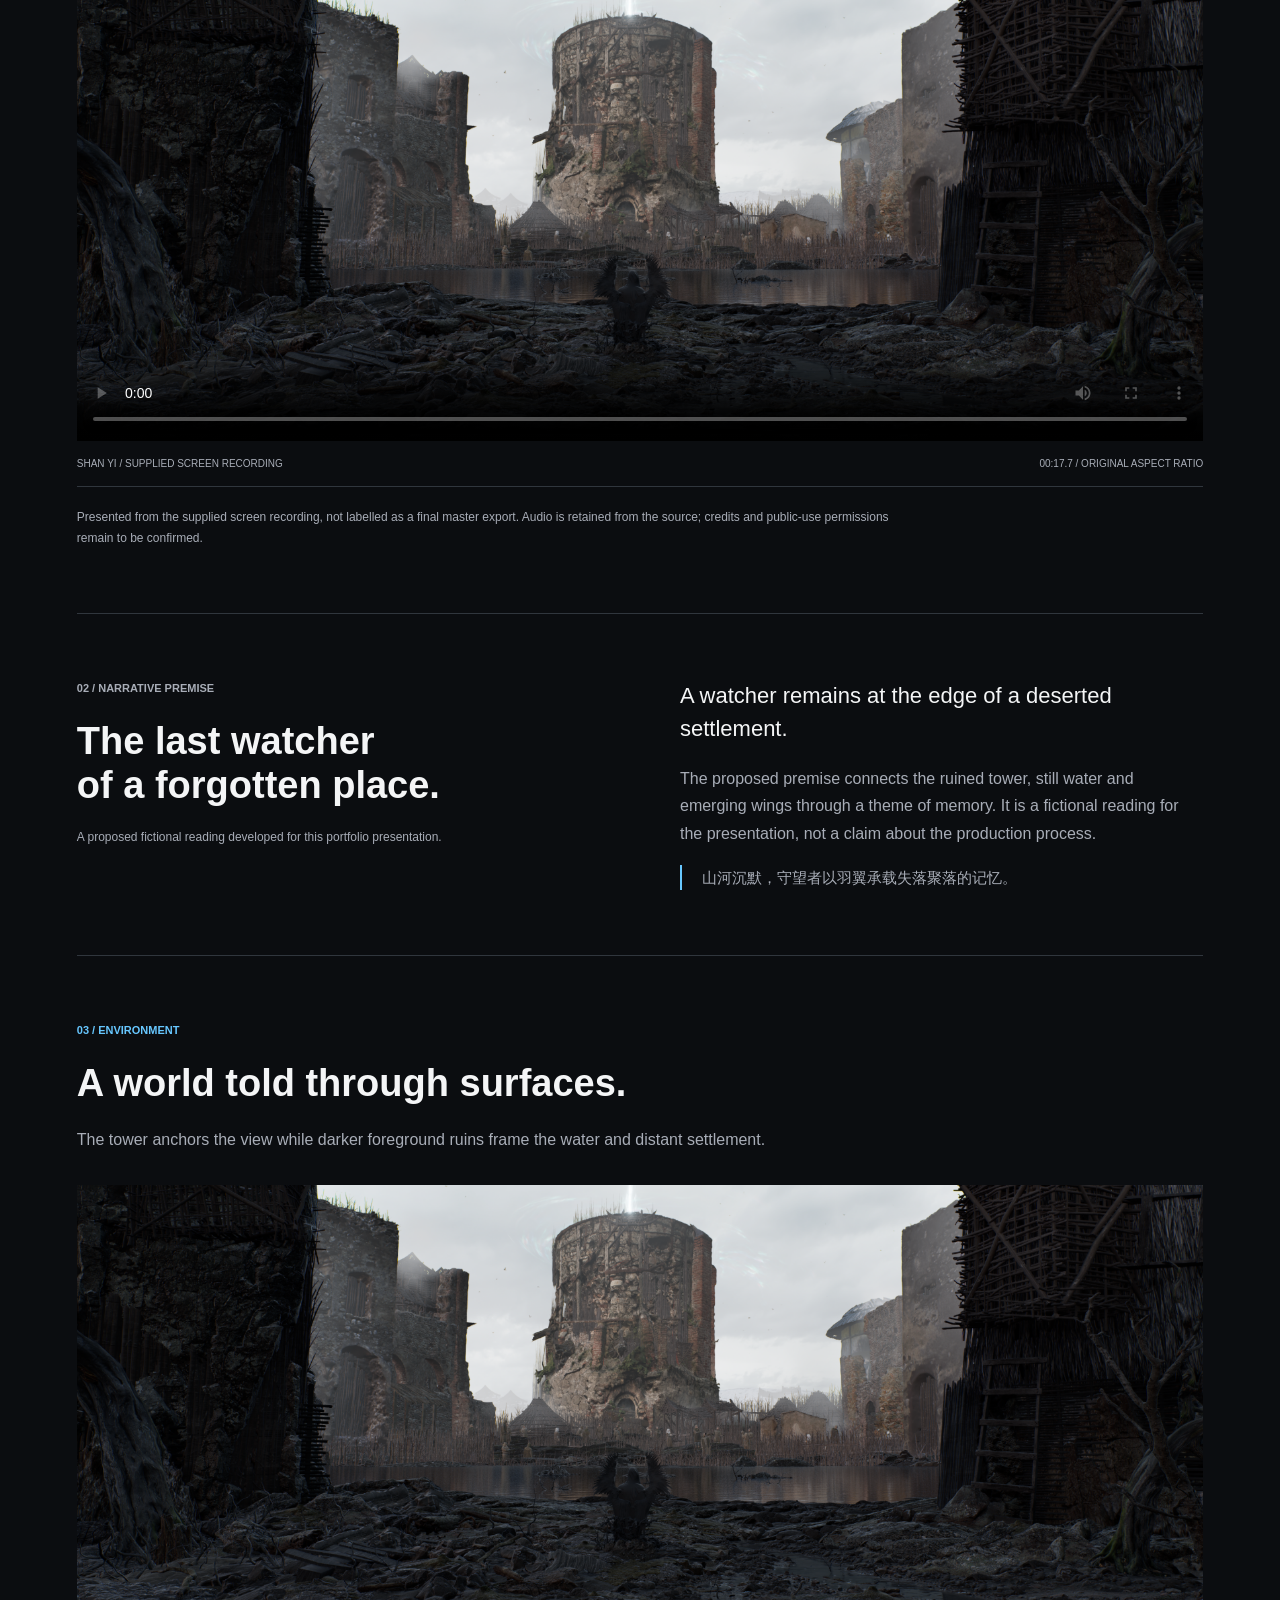
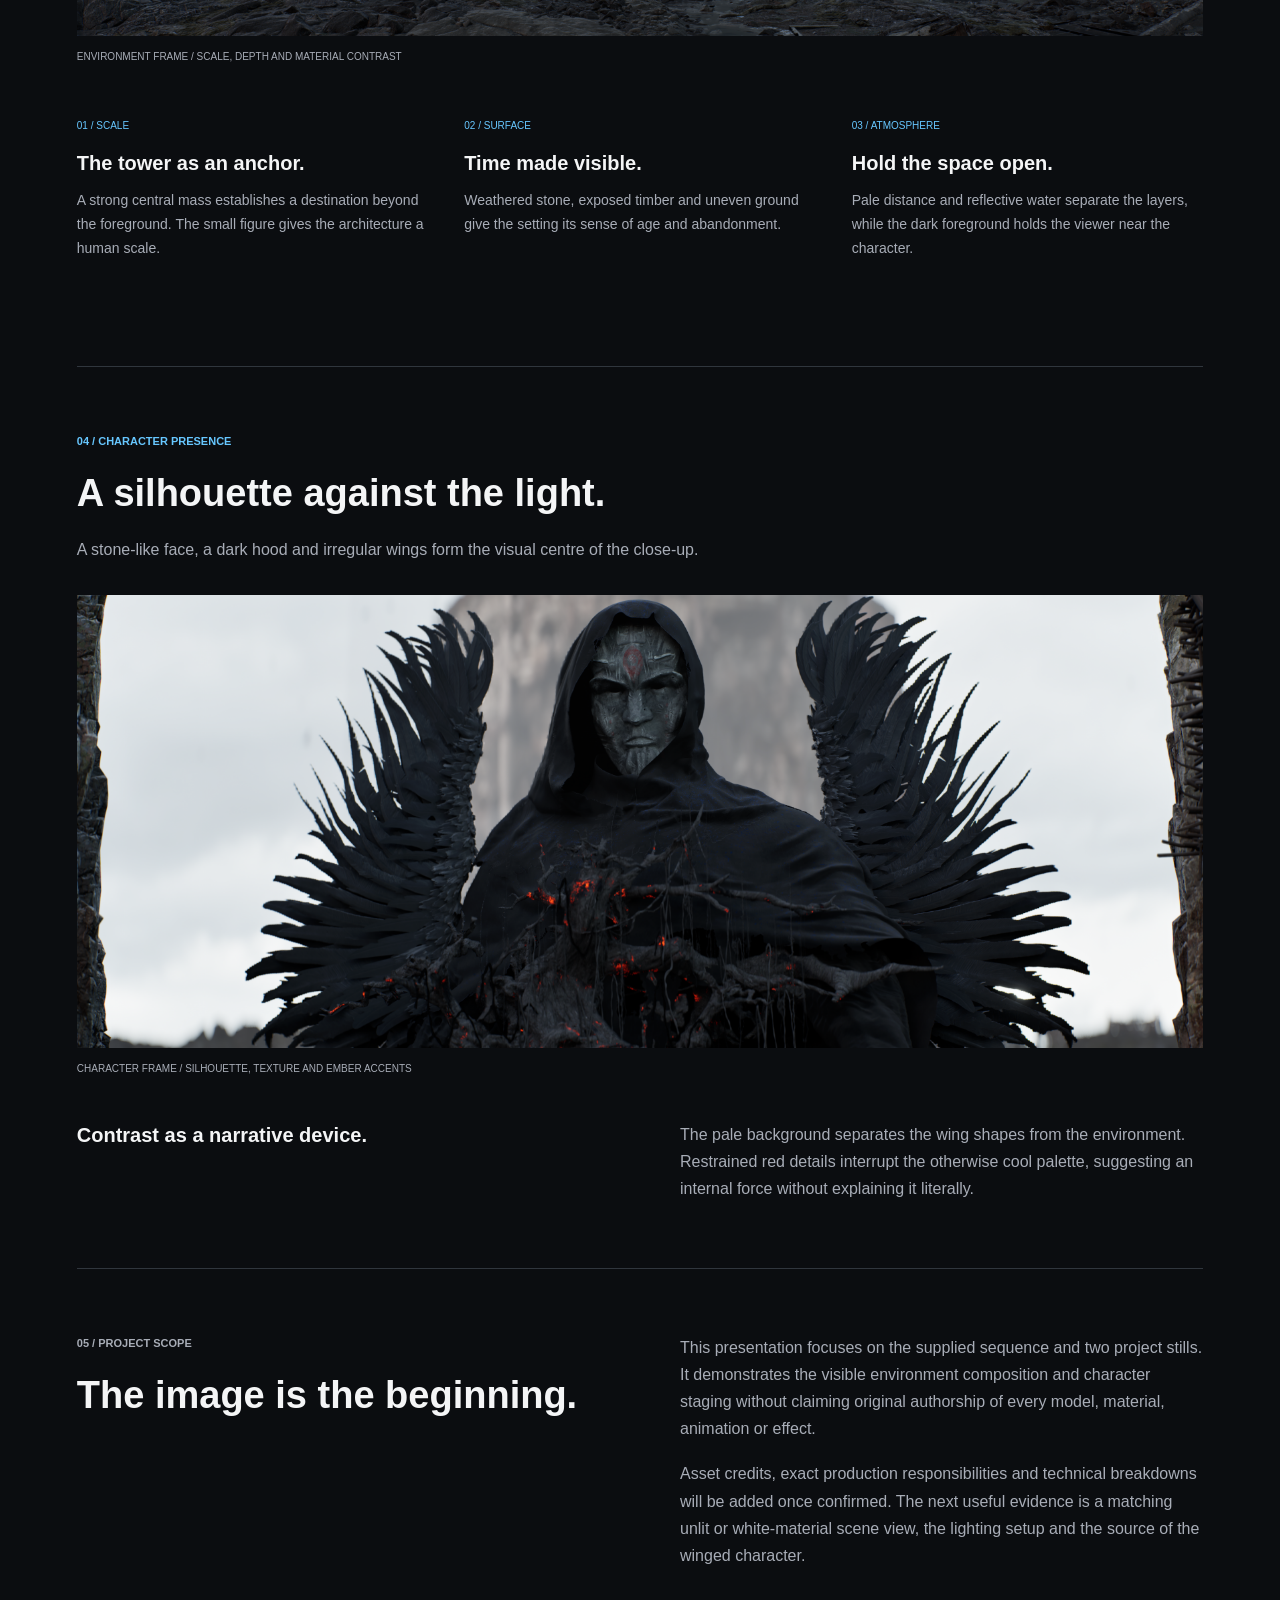
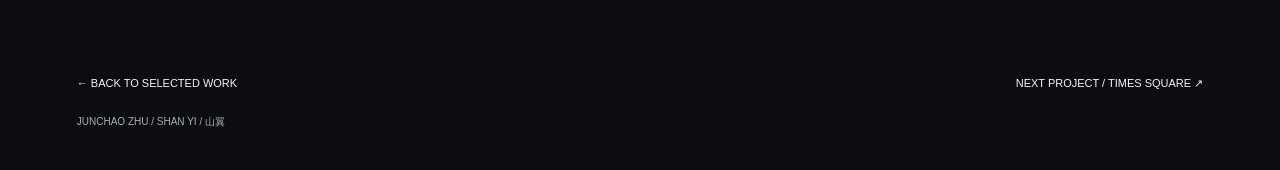
<file: shan-yi.html>
<!doctype html>
<html lang="en"><head><meta charset="utf-8"><meta name="viewport" content="width=device-width,initial-scale=1"><title>Shan Yi / 山翼 | Junchao Zhu</title><meta name="description" content="Shan Yi, a cinematic fantasy environment and character study by Junchao Zhu."><link rel="stylesheet" href="case-study.css"><link rel="stylesheet" href="shan-yi.css"><link rel="stylesheet" href="recruiter.css"></head>
<body>
<header><a class="brand" href="index.html">JUNCHAO ZHU</a><nav aria-label="Project navigation"><a href="#film">FILM</a><a href="#story">STORY</a><a href="#frames">FRAMES</a><a href="index.html#work">ALL WORK ↗</a></nav></header>
<main>
<section class="hero"><img src="assets/shan-yi/environment.png" alt="A winged figure facing a ruined settlement across still water"><div class="hero-copy"><p class="eyebrow">PROJECT 01 / CINEMATIC FANTASY STUDY</p><h1>Shan Yi <span lang="zh">山翼</span></h1><p>Where the mountain remembers.</p><a class="watch" href="#film">WATCH THE SEQUENCE <span>↓</span></a></div><span class="image-credit">JUNCHAO ZHU / ENVIRONMENT &amp; CHARACTER STUDY</span></section><section class="wrap"><dl class="contribution"><div><dt>VISIBLE WORK</dt><dd>Environment composition, atmosphere and a character-led cinematic sequence. Specific production responsibilities have not yet been confirmed.</dd></div><div><dt>TOOLS &amp; SOURCES</dt><dd>Production tool list and environment, character, animation and effects credits await confirmation. No original-modelling claim is made.</dd></div><div><dt>PROJECT STATUS</dt><dd>17.7-second screen recording and two stills. Narrative premise is a proposed reading, not a production achievement.</dd></div></dl></section>
<section class="intro wrap"><p class="eyebrow">RUINS / STILLNESS / EMERGENCE</p><div class="split"><h2>A silent place.<br>A presence awakens.</h2><div><p class="lead">A cinematic study bringing a weathered settlement and a dark, winged figure into the same visual world.</p><p>The sequence moves from an expansive view of the ruins into a close encounter with the character. Rough masonry, still water and pale skies contrast with the figure's feathered silhouette and ember-like details.</p></div></div><dl class="facts"><div><dt>PROJECT</dt><dd>Shan Yi / 山翼</dd></div><div><dt>FORMAT</dt><dd>Cinematic environment study</dd></div><div><dt>SUPPLIED CUT</dt><dd>17.7 seconds / 1704 × 690</dd></div><div><dt>FOCUS</dt><dd>Atmosphere / Scale / Character staging</dd></div></dl></section>
<section id="film" class="wrap band"><div class="section-title"><p class="eyebrow">01 / THE SEQUENCE</p><h2>From place to presence.</h2><p>A wide view establishes the settlement before the camera reveals the figure at its centre.</p></div><video controls="" playsinline="" preload="metadata" poster="assets/shan-yi/environment.png" aria-label="Shan Yi cinematic screen recording"><source src="assets/shan-yi/film.mp4" type="video/mp4">Your browser does not support video playback.</video><div class="caption"><span>SHAN YI / SUPPLIED SCREEN RECORDING</span><span>00:17.7 / ORIGINAL ASPECT RATIO</span></div><p class="small">Presented from the supplied screen recording, not labelled as a final master export. Audio is retained from the source; credits and public-use permissions remain to be confirmed.</p></section>
<section id="story" class="wrap band"><div class="split"><div><p class="eyebrow">02 / NARRATIVE PREMISE</p><h2>The last watcher<br>of a forgotten place.</h2><p class="small">A proposed fictional reading developed for this portfolio presentation.</p></div><div><p class="lead">A watcher remains at the edge of a deserted settlement.</p><p>The proposed premise connects the ruined tower, still water and emerging wings through a theme of memory. It is a fictional reading for the presentation, not a claim about the production process.</p><p class="story-cn" lang="zh">山河沉默，守望者以羽翼承载失落聚落的记忆。</p></div></div></section>
<section id="frames" class="wrap band"><div class="section-title"><p class="eyebrow">03 / ENVIRONMENT</p><h2>A world told through surfaces.</h2><p>The tower anchors the view while darker foreground ruins frame the water and distant settlement.</p></div><figure><img loading="lazy" src="assets/shan-yi/environment.png" alt="Wide environment frame with ruined stone tower, timber structures and still water"><figcaption>ENVIRONMENT FRAME / SCALE, DEPTH AND MATERIAL CONTRAST</figcaption></figure><div class="notes"><article><span>01 / SCALE</span><h3>The tower as an anchor.</h3><p>A strong central mass establishes a destination beyond the foreground. The small figure gives the architecture a human scale.</p></article><article><span>02 / SURFACE</span><h3>Time made visible.</h3><p>Weathered stone, exposed timber and uneven ground give the setting its sense of age and abandonment.</p></article><article><span>03 / ATMOSPHERE</span><h3>Hold the space open.</h3><p>Pale distance and reflective water separate the layers, while the dark foreground holds the viewer near the character.</p></article></div></section>
<section class="wrap band"><div class="section-title"><p class="eyebrow">04 / CHARACTER PRESENCE</p><h2>A silhouette against the light.</h2><p>A stone-like face, a dark hood and irregular wings form the visual centre of the close-up.</p></div><figure><img loading="lazy" src="assets/shan-yi/character.png" alt="Close-up of the hooded winged figure with ember-like red details"><figcaption>CHARACTER FRAME / SILHOUETTE, TEXTURE AND EMBER ACCENTS</figcaption></figure><div class="split character-notes"><h3>Contrast as a narrative device.</h3><p>The pale background separates the wing shapes from the environment. Restrained red details interrupt the otherwise cool palette, suggesting an internal force without explaining it literally.</p></div></section>
<section class="wrap band"><div class="split"><div><p class="eyebrow">05 / PROJECT SCOPE</p><h2>The image is the beginning.</h2></div><div><p>This presentation focuses on the supplied sequence and two project stills. It demonstrates the visible environment composition and character staging without claiming original authorship of every model, material, animation or effect.</p><p>Asset credits, exact production responsibilities and technical breakdowns will be added once confirmed. The next useful evidence is a matching unlit or white-material scene view, the lighting setup and the source of the winged character.</p></div></div></section>
<footer class="wrap"><a href="index.html#work">← BACK TO SELECTED WORK</a><a href="high-castle.html">NEXT PROJECT / TIMES SQUARE ↗</a><p>JUNCHAO ZHU / SHAN YI / 山翼</p></footer>
</main>
</body></html>
</file>
<file: portfolio.css>
:root{color-scheme:dark;--bg:#101113;--text:#f3f4f5;--muted:#aaaeb2;--accent:#7cc9e2;--line:#353739}*{box-sizing:border-box}html{scroll-behavior:smooth;scroll-padding-top:25px}body{margin:0;background:var(--bg);color:var(--text);font:16px/1.7 Arial,Helvetica,sans-serif;letter-spacing:0}a{color:inherit;text-decoration:none}a:hover{color:var(--accent)}a:focus-visible{outline:2px solid var(--accent);outline-offset:5px}p,h1,h2,h3{margin:0}header{min-height:85px;padding:20px 5%;display:flex;justify-content:space-between;align-items:center;gap:25px;border-bottom:1px solid var(--line)}.brand{font-size:15px;font-weight:800;line-height:1.4}.brand small{display:block;font-size:9px;color:var(--muted);font-weight:400;margin-top:5px}nav{display:flex;gap:28px;font-size:12px}.cover{height:580px;position:relative;overflow:hidden}.cover>img{width:100%;height:100%;object-fit:cover}.cover:after{content:"";position:absolute;inset:0;background:linear-gradient(90deg,#080a0de8,transparent 85%),linear-gradient(0deg,#080a0db0,transparent 55%)}.cover-copy{position:absolute;top:50px;left:6%;right:6%;z-index:1}.eyebrow{font-size:10px;color:var(--accent);font-weight:700;margin-bottom:23px}h1{font-size:68px;font-weight:500;line-height:1.04}.cover-copy>p:not(.eyebrow){margin-top:25px;font-size:16px;color:#d5d8da;max-width:580px}.text-link{display:inline-block;font-size:10px;font-weight:700;border-bottom:1px solid #93999c;padding:13px 0;margin-top:20px}.credit{position:absolute;right:5%;bottom:25px;z-index:1;display:flex;gap:30px;font-size:9px}.shell{width:min(1280px,88%);margin:auto}.section{padding-top:65px;padding-bottom:75px}.section-top,.split{display:grid;grid-template-columns:1fr 1fr;gap:80px}.section-top{align-items:end;margin-bottom:38px}h2{font-size:42px;font-weight:500;line-height:1.15}.section-top>p{justify-self:end;color:var(--muted);max-width:390px;font-size:15px}.projects{display:grid;grid-template-columns:repeat(3,minmax(0,1fr));gap:28px}.project{min-width:0}.image{position:relative;aspect-ratio:4/3;overflow:hidden;background:#202225}.image img{display:block;width:100%;height:100%;object-fit:cover;transition:transform .35s}.image.burger img{object-fit:contain}.project:hover img{transform:scale(1.025)}.image span{position:absolute;right:12px;bottom:12px;width:30px;height:30px;display:grid;place-items:center;background:#111c;color:#fff}.project .meta{font-size:9px;color:var(--accent);margin-top:18px;margin-bottom:10px}.project h3{font-size:24px;font-weight:500;line-height:1.25;min-height:60px}.project>p:not(.meta):not(.tags){font-size:14px;color:var(--muted);margin:12px 0 20px}.project .tags{border-top:1px solid var(--line);padding-top:13px;font-size:8px;color:var(--muted)}.about{background:#e9ecee;color:#171b1d;padding:75px 0}.about .eyebrow{color:#316b7b}.name{font-size:13px;margin-top:30px;color:#50585d}.about .lead{font-size:23px;line-height:1.5;margin-bottom:25px}.about p+p{margin-top:20px}.about .split>div:last-child>p:not(.lead){color:#465057;font-size:15px}.principles{display:grid;grid-template-columns:repeat(3,minmax(0,1fr));gap:40px;margin-top:45px}.principles article{border-top:1px solid var(--line);padding-top:22px}.principles span{font-size:11px;color:var(--accent)}.principles h3{font-size:21px;font-weight:500;margin:15px 0}.principles p{font-size:14px;color:var(--muted)}footer{border-top:1px solid var(--line);padding:65px 0 25px}.email{display:inline-block;font-size:22px;margin:30px 0 65px;overflow-wrap:anywhere}.footer-line{border-top:1px solid var(--line);padding-top:20px;display:flex;justify-content:space-between;flex-wrap:wrap;gap:20px;font-size:9px;color:var(--muted)}@media(max-width:900px){.projects{gap:18px}.section-top,.split{gap:35px}.project h3{font-size:21px}nav{gap:16px}}@media(max-width:650px){header{align-items:flex-start;flex-direction:column;gap:16px;padding:18px 6%}nav{font-size:11px;gap:17px;flex-wrap:wrap}.cover{height:580px}.cover-copy{top:45px}h1{font-size:50px}.cover-copy>p:not(.eyebrow){font-size:14px}.credit{left:6%;right:6%;justify-content:space-between;font-size:8px}.section-top,.split{grid-template-columns:1fr;gap:25px}.section-top>p{justify-self:start}h2{font-size:34px}.projects,.principles{grid-template-columns:1fr}.projects{gap:40px}.project h3{min-height:0;font-size:26px}.project .tags{font-size:9px}.about{padding:50px 0}.about .lead{font-size:21px}.section{padding:48px 0}.principles{gap:30px}.email{font-size:19px}.cover>img{object-position:55% center}}@media(prefers-reduced-motion:reduce){html{scroll-behavior:auto}.image img{transition:none}}
</file>
<file: recruiter.css>
.recruiter-cover{height:540px}.recruiter-cover .cover-copy{top:68px;max-width:820px}.recruiter-cover h1{font-size:72px}.recruiter-cover .cover-copy .role{font-size:27px;color:#f3f4f5;line-height:1.3;margin-top:20px}.hero-actions{display:flex;gap:30px;flex-wrap:wrap}.recruiter-cover .eyebrow{max-width:620px}.contribution{display:grid;grid-template-columns:repeat(3,minmax(0,1fr));gap:25px;border-top:1px solid var(--line);padding:25px 0;margin-top:30px}.contribution dt{font-size:10px;color:var(--accent);margin-bottom:9px}.contribution dd{margin:0;font-size:14px;line-height:1.7;color:var(--muted)}.project .tags{line-height:1.8}.source-note{font-size:12px;color:var(--muted);margin-top:20px}@media(max-width:650px){.recruiter-cover{height:570px}.recruiter-cover .cover-copy{top:45px}.recruiter-cover h1{font-size:48px}.recruiter-cover .cover-copy .role{font-size:24px}.contribution{grid-template-columns:1fr;gap:20px}.hero-actions{gap:15px}.recruiter-cover .credit{flex-wrap:wrap}}
</file>
<file: case-study.css>
:root{color-scheme:dark;--bg:#0b0d10;--text:#f4f5f6;--muted:#a8adb7;--accent:#67c7ff;--line:#30363d}*{box-sizing:border-box}html{scroll-behavior:smooth;scroll-padding-top:82px}body{margin:0;background:var(--bg);color:var(--text);font:16px/1.7 Arial,Helvetica,sans-serif;letter-spacing:0}a{color:inherit;text-decoration:none}a:hover{color:var(--accent)}a:focus-visible{outline:2px solid var(--accent);outline-offset:6px}header{height:72px;padding:0 4%;display:flex;align-items:center;justify-content:space-between;border-bottom:1px solid var(--line);background:#0b0d10f5;position:sticky;top:0;z-index:5}.brand{font-size:14px;font-weight:800}nav{display:flex;gap:28px;font-size:11px}h1,h2,h3,p{margin:0}h1{font-size:64px;line-height:1.05;font-weight:700;max-width:800px}h2{font-size:38px;line-height:1.15;font-weight:600}h3{font-size:20px;line-height:1.4;margin-bottom:12px}p+p{margin-top:18px}.hero{position:relative;height:650px;max-height:850px;min-height:520px;background:#101010}.hero>img{width:100%;height:100%;object-fit:cover;object-position:center}.hero:after{content:"";position:absolute;inset:0;background:linear-gradient(0deg,#080a0df5,transparent 80%),linear-gradient(90deg,#080a0d99,transparent 70%)}.hero-copy{position:absolute;bottom:68px;left:6%;z-index:1}.hero-copy>p:not(.eyebrow){margin-top:22px;color:#ddd}.eyebrow{color:var(--accent);font-size:11px;font-weight:700;margin-bottom:22px}.watch{display:inline-flex;gap:40px;align-items:center;font-size:11px;margin-top:28px;border-bottom:1px solid #ffffff70;padding:8px 0}.watch span{font-size:24px}.image-credit{position:absolute;right:4%;bottom:20px;font-size:10px;z-index:1;color:#b8bbc0}.wrap{width:min(1160px,88%);margin:auto}.intro{padding-top:64px;padding-bottom:60px}.split{display:grid;grid-template-columns:1fr 1fr;gap:80px}.split p{color:var(--muted)}.split .lead{font-size:22px;color:var(--text);line-height:1.5;margin-bottom:20px}.facts{display:grid;grid-template-columns:repeat(4,1fr);gap:26px;border-top:1px solid var(--line);padding-top:30px;margin-top:42px}.facts dt{font-size:10px;color:var(--accent);margin-bottom:9px}.facts dd{font-size:13px;margin:0}.band{padding-top:65px;padding-bottom:65px;border-top:1px solid var(--line)}.section-title{max-width:690px;margin-bottom:32px}.section-title h2{margin-bottom:20px}.section-title>p:last-child{color:var(--muted)}video{width:100%;aspect-ratio:16/9;display:block;background:#000}.caption{display:flex;justify-content:space-between;gap:12px;color:var(--muted);font-size:10px;padding:14px 0;border-bottom:1px solid var(--line)}.small{font-size:12px;color:var(--muted);margin-top:20px;max-width:850px}.compare{display:grid;grid-template-columns:1fr 1fr;gap:18px;margin-bottom:26px}figure{margin:0}figure img{width:100%;aspect-ratio:16/9;object-fit:contain;background:#050607;display:block}figcaption{font-size:10px;color:var(--muted);padding:12px 0}.notes{display:grid;grid-template-columns:repeat(3,1fr);gap:36px;margin:40px 0}.notes span{font-size:10px;color:var(--accent);display:block;margin-bottom:15px}.notes p{font-size:14px;color:var(--muted)}.process-image img{width:100%;max-height:550px;object-fit:contain;background:#060708;display:block}.timeline{list-style:none;padding:0;margin:30px 0 0}.timeline li{display:grid;grid-template-columns:80px 1fr;border-bottom:1px solid var(--line);padding:28px 0;gap:20px}.timeline li>span{color:var(--accent);font-size:28px}.timeline p{color:var(--muted);max-width:770px;font-size:14px}.wide+.wide{margin-top:32px}.credits h2{margin-bottom:32px}.credits p{font-size:14px}footer{padding-top:40px;padding-bottom:40px;display:flex;justify-content:space-between;flex-wrap:wrap;gap:20px;font-size:11px}footer p{width:100%;color:var(--muted);font-size:10px}@media(min-width:1600px){.hero{height:740px}}@media(max-width:760px){header{height:auto;min-height:70px;align-items:flex-start;gap:15px;padding:18px 6%;flex-direction:column}nav{gap:18px;flex-wrap:wrap;font-size:10px}.hero{height:600px;min-height:0}.hero-copy{bottom:70px;right:6%}h1{font-size:42px}h2{font-size:30px}.hero>img{object-position:57% center}.split{grid-template-columns:1fr;gap:28px}.facts{grid-template-columns:1fr 1fr}.compare{grid-template-columns:1fr}.notes{grid-template-columns:1fr;gap:26px}.band{padding-top:44px;padding-bottom:44px}.intro{padding-top:44px}.timeline li{grid-template-columns:40px 1fr}.caption{flex-wrap:wrap}.image-credit{font-size:9px}.hero-copy .eyebrow{font-size:10px}}@media(prefers-reduced-motion:reduce){html{scroll-behavior:auto}}
</file>
<file: breakdown.css>
.source-record{margin-top:32px;border-top:1px solid var(--line);padding-top:20px}.source-record summary{cursor:pointer;color:var(--accent);font-size:13px;padding:8px 0}.source-record figure{margin-top:20px}.source-record img{aspect-ratio:auto;max-height:650px}.compare figcaption{line-height:1.7}.wide{margin-bottom:26px}
</file>
<file: shan-yi.css>
.hero{height:620px}.hero>img{object-position:center}.hero h1 span{display:block;font-size:36px;margin-top:15px;font-weight:400}.hero:after{background:linear-gradient(0deg,#080a0df2,transparent 85%),linear-gradient(90deg,#080a0d80,transparent 70%)}.story-cn{border-left:2px solid var(--accent);padding-left:20px;font-size:15px}.character-notes{margin-top:32px}figure img{aspect-ratio:auto;max-height:650px;object-fit:contain}video{aspect-ratio:1704/690}@media(max-width:760px){.hero{height:550px}.hero h1{font-size:48px}.hero h1 span{font-size:30px}.hero>img{object-position:50% center}}
</file>
